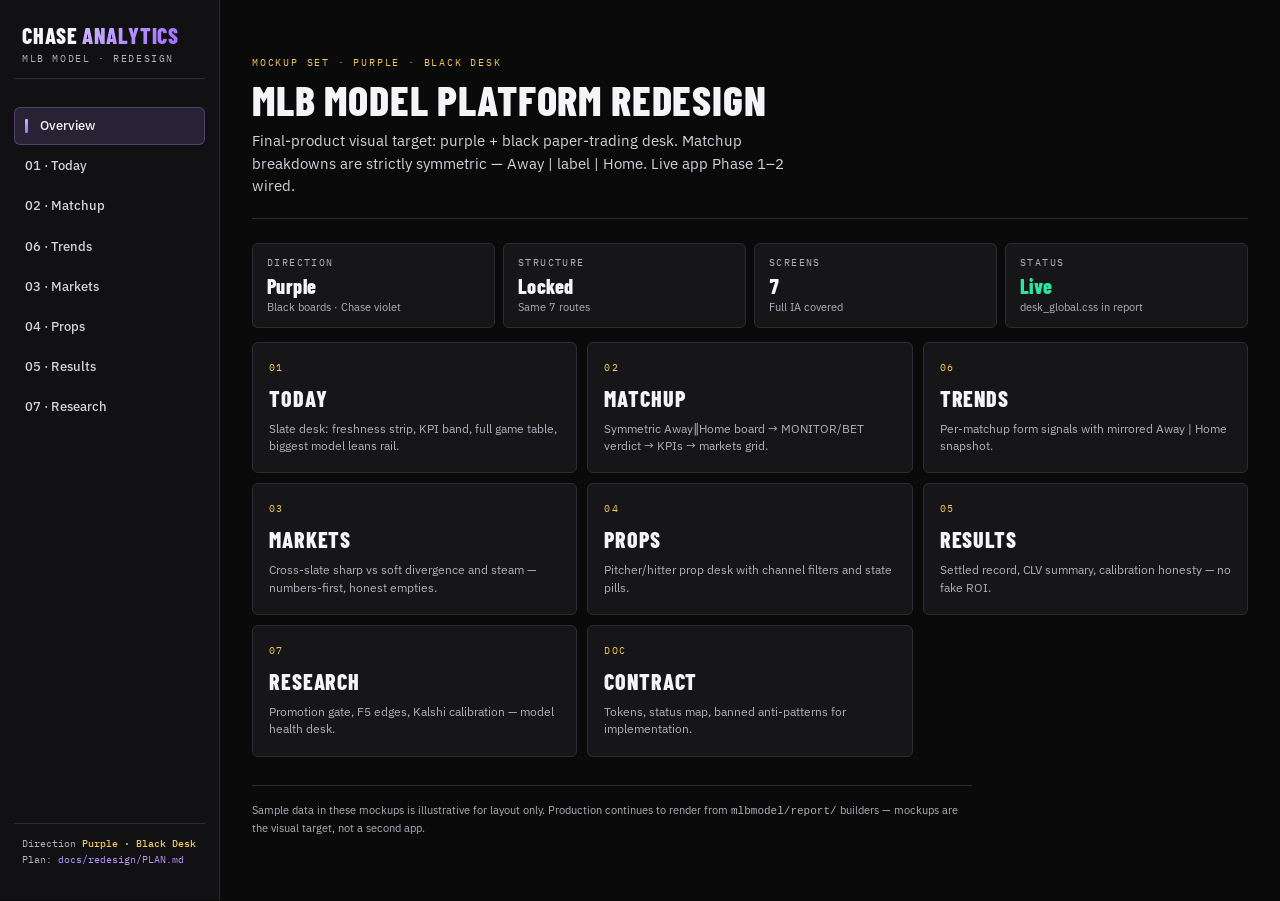
<file: docs/redesign/mockups/index.html>
<!DOCTYPE html>
<html lang="en">
<head>
  <meta charset="utf-8">
  <meta name="viewport" content="width=device-width, initial-scale=1">
  <title>MLB Model Redesign — Mockups</title>
  <link rel="stylesheet" href="desk.css">
</head>
<body>
  <div class="app">
    <aside class="sidebar">
      <div class="brand">
        <div class="brand__mark">Chase <span>Analytics</span></div>
        <div class="brand__sub">MLB Model · Redesign</div>
      </div>
      <nav class="nav">
        <a class="on" href="index.html">Overview</a>
        <a href="01_today.html">01 · Today</a>
        <a href="02_matchup.html">02 · Matchup</a>
        <a href="06_trends.html">06 · Trends</a>
        <a href="03_markets.html">03 · Markets</a>
        <a href="04_props.html">04 · Props</a>
        <a href="05_results.html">05 · Results</a>
        <a href="07_research.html">07 · Research</a>
      </nav>
      <div class="nav__meta">
        Direction <b>Purple · Black Desk</b><br>
        Plan: <a href="../PLAN.md">docs/redesign/PLAN.md</a>
      </div>
    </aside>
    <main class="main">
      <div class="hub-hero">
        <div class="pagehead__eyebrow">Mockup set · Purple · Black Desk</div>
        <h1>MLB Model platform redesign</h1>
        <p>Final-product visual target: purple + black paper-trading desk. Matchup breakdowns are strictly symmetric — Away | label | Home. Live app Phase 1–2 wired.</p>
      </div>

      <div class="kpis mb">
        <div class="kpi"><div class="k">Direction</div><div class="v sm">Purple</div><div class="s">Black boards · Chase violet</div></div>
        <div class="kpi"><div class="k">Structure</div><div class="v sm">Locked</div><div class="s">Same 7 routes</div></div>
        <div class="kpi"><div class="k">Screens</div><div class="v sm">7</div><div class="s">Full IA covered</div></div>
        <div class="kpi"><div class="k">Status</div><div class="v sm pos">Live</div><div class="s">desk_global.css in report</div></div>
      </div>

      <div class="hub-grid">
        <a class="hub-card" href="01_today.html">
          <div class="n">01</div>
          <h2>Today</h2>
          <p>Slate desk: freshness strip, KPI band, full game table, biggest model leans rail.</p>
        </a>
        <a class="hub-card" href="02_matchup.html">
          <div class="n">02</div>
          <h2>Matchup</h2>
          <p>Symmetric Away‖Home board → MONITOR/BET verdict → KPIs → markets grid.</p>
        </a>
        <a class="hub-card" href="06_trends.html">
          <div class="n">06</div>
          <h2>Trends</h2>
          <p>Per-matchup form signals with mirrored Away | Home snapshot.</p>
        </a>
        <a class="hub-card" href="03_markets.html">
          <div class="n">03</div>
          <h2>Markets</h2>
          <p>Cross-slate sharp vs soft divergence and steam — numbers-first, honest empties.</p>
        </a>
        <a class="hub-card" href="04_props.html">
          <div class="n">04</div>
          <h2>Props</h2>
          <p>Pitcher/hitter prop desk with channel filters and state pills.</p>
        </a>
        <a class="hub-card" href="05_results.html">
          <div class="n">05</div>
          <h2>Results</h2>
          <p>Settled record, CLV summary, calibration honesty — no fake ROI.</p>
        </a>
        <a class="hub-card" href="07_research.html">
          <div class="n">07</div>
          <h2>Research</h2>
          <p>Promotion gate, F5 edges, Kalshi calibration — model health desk.</p>
        </a>
        <a class="hub-card" href="../DESIGN-CONTRACT.md">
          <div class="n">DOC</div>
          <h2>Contract</h2>
          <p>Tokens, status map, banned anti-patterns for implementation.</p>
        </a>
      </div>

      <div class="footer-note">
        Sample data in these mockups is illustrative for layout only. Production continues to render from
        <code>mlbmodel/report/</code> builders — mockups are the visual target, not a second app.
      </div>
    </main>
  </div>
</body>
</html>
</file>
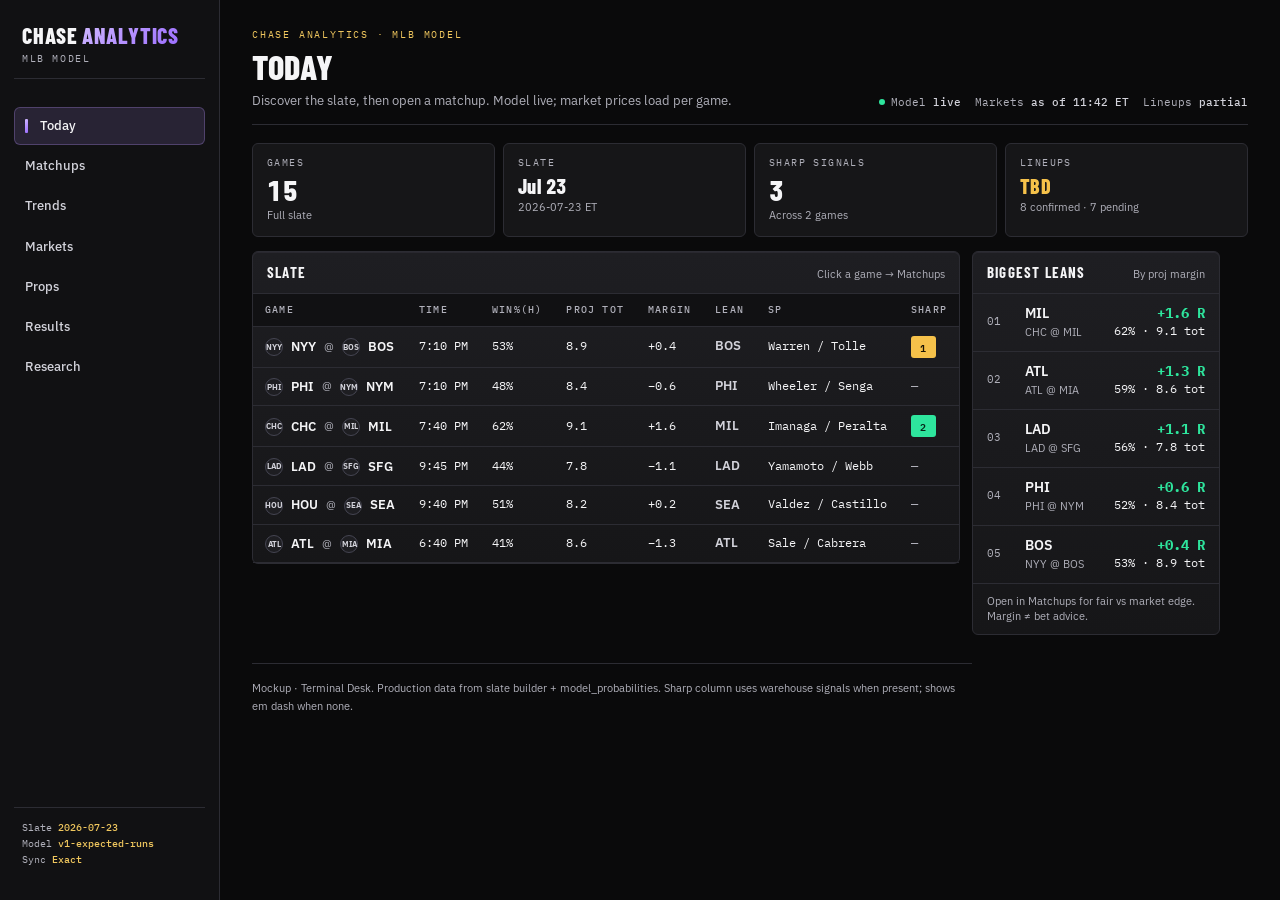
<file: docs/redesign/mockups/01_today.html>
<!DOCTYPE html>
<html lang="en">
<head>
  <meta charset="utf-8">
  <meta name="viewport" content="width=device-width, initial-scale=1">
  <title>Today — MLB Model Desk</title>
  <link rel="stylesheet" href="desk.css">
</head>
<body>
  <div class="app">
    <aside class="sidebar">
      <div class="brand">
        <div class="brand__mark">Chase <span>Analytics</span></div>
        <div class="brand__sub">MLB Model</div>
      </div>
      <nav class="nav">
        <a class="on" href="01_today.html">Today</a>
        <a href="02_matchup.html">Matchups</a>
        <a href="06_trends.html">Trends</a>
        <a href="03_markets.html">Markets</a>
        <a href="04_props.html">Props</a>
        <a href="05_results.html">Results</a>
        <a href="07_research.html">Research</a>
      </nav>
      <div class="nav__meta">
        Slate <b>2026-07-23</b><br>
        Model <b>v1-expected-runs</b><br>
        Sync <b>Exact</b>
      </div>
    </aside>
    <main class="main">
      <header class="pagehead">
        <div>
          <div class="pagehead__eyebrow">Chase Analytics · MLB Model</div>
          <h1>Today</h1>
          <p class="pagehead__sub">Discover the slate, then open a matchup. Model live; market prices load per game.</p>
        </div>
        <div class="fresh">
          <div><span class="dot"></span>Model <b>live</b></div>
          <div>Markets <b>as of 11:42 ET</b></div>
          <div>Lineups <b>partial</b></div>
        </div>
      </header>

      <div class="kpis">
        <div class="kpi"><div class="k">Games</div><div class="v">15</div><div class="s">Full slate</div></div>
        <div class="kpi"><div class="k">Slate</div><div class="v sm">Jul 23</div><div class="s">2026-07-23 ET</div></div>
        <div class="kpi"><div class="k">Sharp signals</div><div class="v">3</div><div class="s">Across 2 games</div></div>
        <div class="kpi"><div class="k">Lineups</div><div class="v sm warn">TBD</div><div class="s">8 confirmed · 7 pending</div></div>
      </div>

      <div class="cols">
        <section class="panel">
          <div class="panel__head">
            <h2 class="panel__title">Slate</h2>
            <span class="panel__note">Click a game → Matchups</span>
          </div>
          <div class="table-wrap">
            <table class="desk">
              <thead>
                <tr>
                  <th>Game</th><th>Time</th><th>Win%(H)</th><th>Proj Tot</th><th>Margin</th><th>Lean</th><th>SP</th><th>Sharp</th>
                </tr>
              </thead>
              <tbody>
                <tr class="clickable" onclick="location.href='02_matchup.html'">
                  <td><span class="game"><span class="logo">NYY</span> NYY <span class="vs">@</span> <span class="logo">BOS</span> BOS</span></td>
                  <td class="mono">7:10 PM</td>
                  <td class="mono">53%</td>
                  <td class="mono">8.9</td>
                  <td class="mono pos">+0.4</td>
                  <td class="side">BOS</td>
                  <td class="mono">Warren / Tolle</td>
                  <td><span class="pill monitor">1</span></td>
                </tr>
                <tr class="clickable">
                  <td><span class="game"><span class="logo">PHI</span> PHI <span class="vs">@</span> <span class="logo">NYM</span> NYM</span></td>
                  <td class="mono">7:10 PM</td>
                  <td class="mono">48%</td>
                  <td class="mono">8.4</td>
                  <td class="mono neg">−0.6</td>
                  <td class="side">PHI</td>
                  <td class="mono">Wheeler / Senga</td>
                  <td class="mono" style="color:var(--mut)">—</td>
                </tr>
                <tr class="clickable">
                  <td><span class="game"><span class="logo">CHC</span> CHC <span class="vs">@</span> <span class="logo">MIL</span> MIL</span></td>
                  <td class="mono">7:40 PM</td>
                  <td class="mono">62%</td>
                  <td class="mono">9.1</td>
                  <td class="mono pos">+1.6</td>
                  <td class="side">MIL</td>
                  <td class="mono">Imanaga / Peralta</td>
                  <td><span class="pill bet">2</span></td>
                </tr>
                <tr class="clickable">
                  <td><span class="game"><span class="logo">LAD</span> LAD <span class="vs">@</span> <span class="logo">SFG</span> SFG</span></td>
                  <td class="mono">9:45 PM</td>
                  <td class="mono">44%</td>
                  <td class="mono">7.8</td>
                  <td class="mono neg">−1.1</td>
                  <td class="side">LAD</td>
                  <td class="mono">Yamamoto / Webb</td>
                  <td class="mono" style="color:var(--mut)">—</td>
                </tr>
                <tr class="clickable">
                  <td><span class="game"><span class="logo">HOU</span> HOU <span class="vs">@</span> <span class="logo">SEA</span> SEA</span></td>
                  <td class="mono">9:40 PM</td>
                  <td class="mono">51%</td>
                  <td class="mono">8.2</td>
                  <td class="mono pos">+0.2</td>
                  <td class="side">SEA</td>
                  <td class="mono">Valdez / Castillo</td>
                  <td class="mono" style="color:var(--mut)">—</td>
                </tr>
                <tr class="clickable">
                  <td><span class="game"><span class="logo">ATL</span> ATL <span class="vs">@</span> <span class="logo">MIA</span> MIA</span></td>
                  <td class="mono">6:40 PM</td>
                  <td class="mono">41%</td>
                  <td class="mono">8.6</td>
                  <td class="mono neg">−1.3</td>
                  <td class="side">ATL</td>
                  <td class="mono">Sale / Cabrera</td>
                  <td class="mono" style="color:var(--mut)">—</td>
                </tr>
              </tbody>
            </table>
          </div>
        </section>

        <section class="panel">
          <div class="panel__head">
            <h2 class="panel__title">Biggest leans</h2>
            <span class="panel__note">By proj margin</span>
          </div>
          <ul class="lean-list">
            <li>
              <span class="rank">01</span>
              <div><div class="name">MIL</div><div class="sub">CHC @ MIL</div></div>
              <div class="stat"><b>+1.6 R</b>62% · 9.1 tot</div>
            </li>
            <li>
              <span class="rank">02</span>
              <div><div class="name">ATL</div><div class="sub">ATL @ MIA</div></div>
              <div class="stat"><b>+1.3 R</b>59% · 8.6 tot</div>
            </li>
            <li>
              <span class="rank">03</span>
              <div><div class="name">LAD</div><div class="sub">LAD @ SFG</div></div>
              <div class="stat"><b>+1.1 R</b>56% · 7.8 tot</div>
            </li>
            <li>
              <span class="rank">04</span>
              <div><div class="name">PHI</div><div class="sub">PHI @ NYM</div></div>
              <div class="stat"><b>+0.6 R</b>52% · 8.4 tot</div>
            </li>
            <li>
              <span class="rank">05</span>
              <div><div class="name">BOS</div><div class="sub">NYY @ BOS</div></div>
              <div class="stat"><b>+0.4 R</b>53% · 8.9 tot</div>
            </li>
          </ul>
          <div class="panel__head" style="border-top:1px solid var(--line);border-bottom:0">
            <span class="panel__note">Open in Matchups for fair vs market edge. Margin ≠ bet advice.</span>
          </div>
        </section>
      </div>

      <div class="footer-note">
        Mockup · Terminal Desk. Production data from slate builder + model_probabilities. Sharp column uses warehouse signals when present; shows em dash when none.
      </div>
    </main>
  </div>
</body>
</html>
</file>
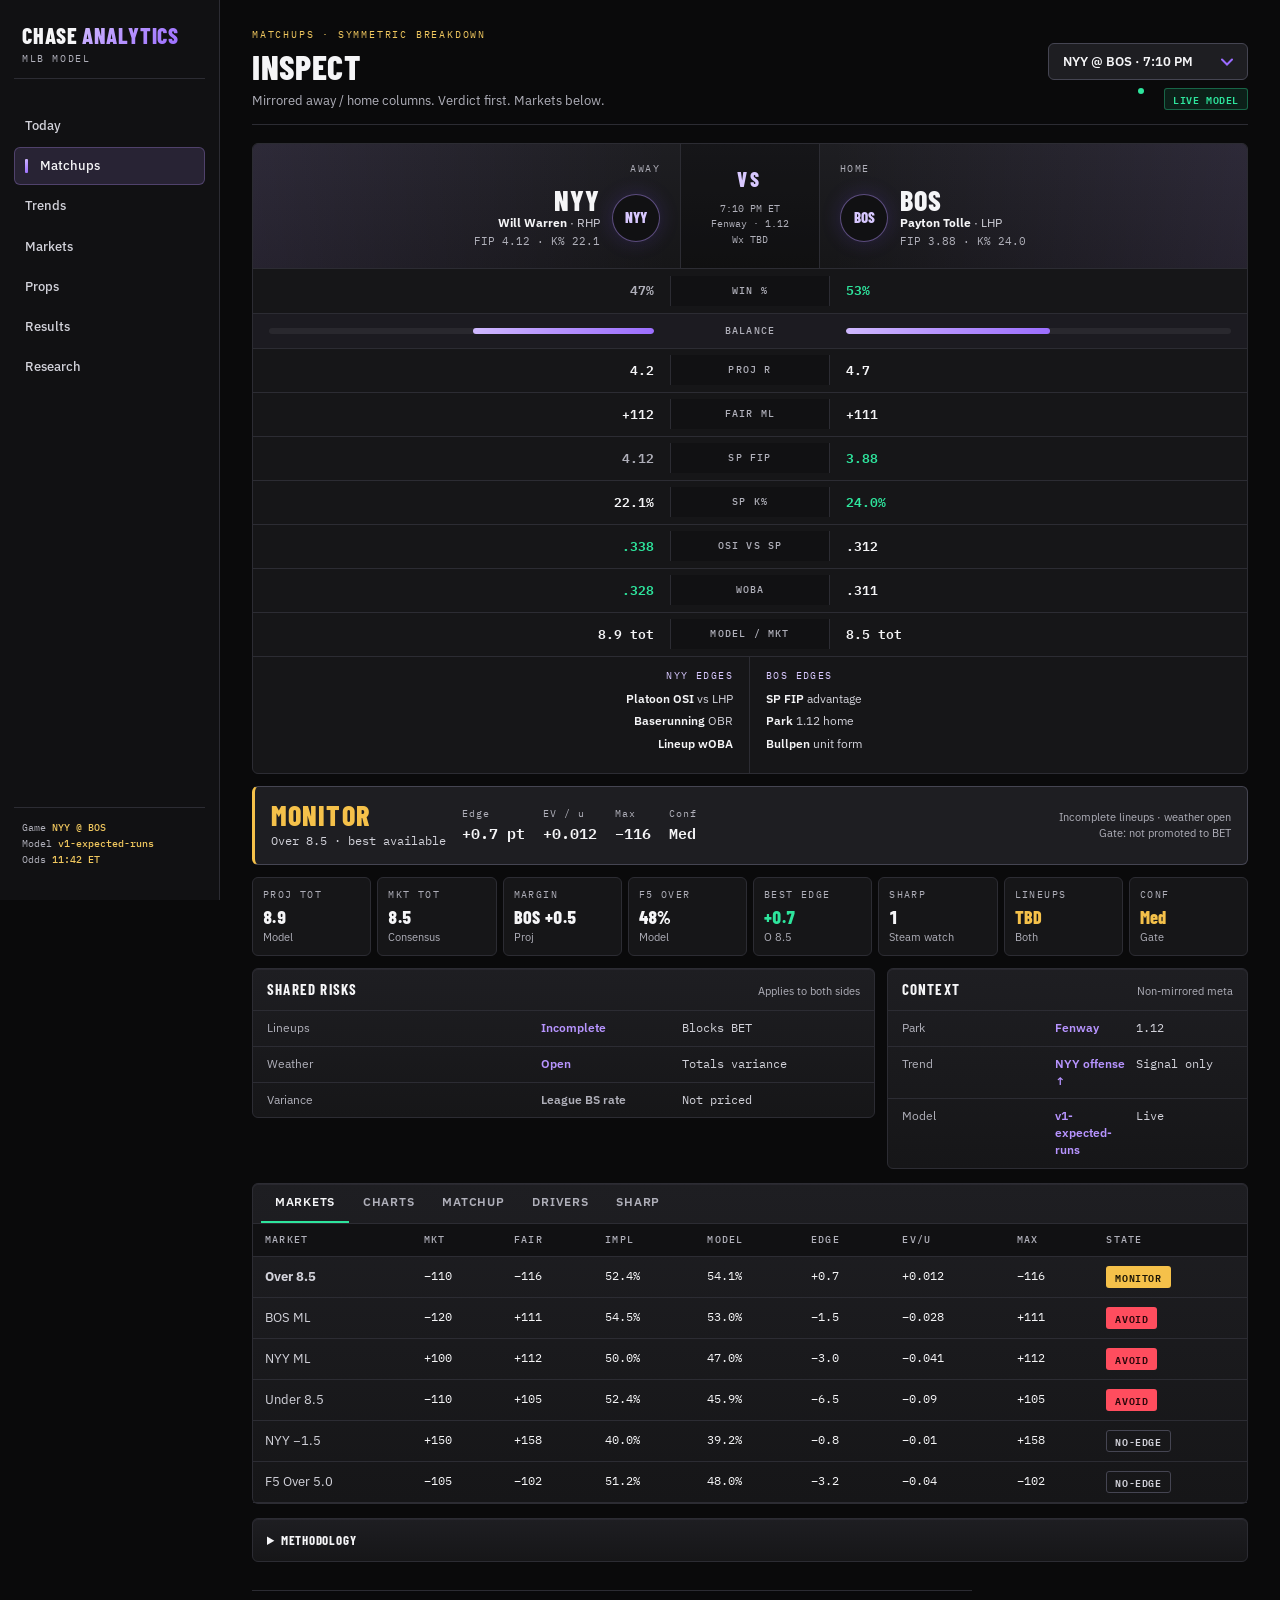
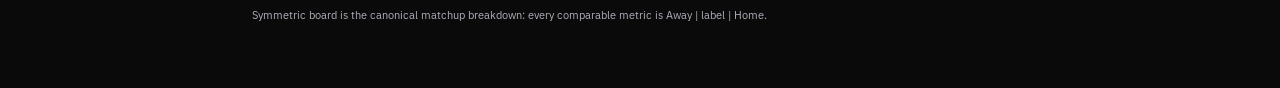
<file: docs/redesign/mockups/02_matchup.html>
<!DOCTYPE html>
<html lang="en">
<head>
  <meta charset="utf-8">
  <meta name="viewport" content="width=device-width, initial-scale=1">
  <title>Matchup — MLB Model Desk</title>
  <link rel="stylesheet" href="desk.css">
</head>
<body>
  <div class="app">
    <aside class="sidebar">
      <div class="brand">
        <div class="brand__mark">Chase <span>Analytics</span></div>
        <div class="brand__sub">MLB Model</div>
      </div>
      <nav class="nav">
        <a href="01_today.html">Today</a>
        <a class="on" href="02_matchup.html">Matchups</a>
        <a href="06_trends.html">Trends</a>
        <a href="03_markets.html">Markets</a>
        <a href="04_props.html">Props</a>
        <a href="05_results.html">Results</a>
        <a href="07_research.html">Research</a>
      </nav>
      <div class="nav__meta">
        Game <b>NYY @ BOS</b><br>
        Model <b>v1-expected-runs</b><br>
        Odds <b>11:42 ET</b>
      </div>
    </aside>
    <main class="main">
      <header class="pagehead">
        <div>
          <div class="pagehead__eyebrow">Matchups · Symmetric breakdown</div>
          <h1>Inspect</h1>
          <p class="pagehead__sub">Mirrored away / home columns. Verdict first. Markets below.</p>
        </div>
        <div style="display:flex;flex-direction:column;gap:8px;align-items:flex-end">
          <select class="select" aria-label="Select game">
            <option>NYY @ BOS · 7:10 PM</option>
            <option>CHC @ MIL · 7:40 PM</option>
            <option>PHI @ NYM · 7:10 PM</option>
          </select>
          <div class="fresh"><span class="dot"></span><span class="pill live">Live model</span></div>
        </div>
      </header>

      <!-- Symmetric matchup board: Away | Axis | Home -->
      <section class="sym-board" aria-label="Matchup breakdown">
        <div class="sym-hero">
          <div class="sym-side away">
            <div class="sym-side__tag">Away</div>
            <div class="sym-side__row">
              <div class="sym-side__logo">NYY</div>
              <div>
                <div class="sym-side__name">NYY</div>
                <div class="sym-side__sp"><b>Will Warren</b> · RHP<br><span class="mono">FIP 4.12 · K% 22.1</span></div>
              </div>
            </div>
          </div>
          <div class="sym-axis">
            <div class="sym-axis__vs">VS</div>
            <div class="sym-axis__meta">
              7:10 PM ET<br>
              Fenway · 1.12<br>
              Wx TBD
            </div>
          </div>
          <div class="sym-side home">
            <div class="sym-side__tag">Home</div>
            <div class="sym-side__row">
              <div class="sym-side__logo">BOS</div>
              <div>
                <div class="sym-side__name">BOS</div>
                <div class="sym-side__sp"><b>Payton Tolle</b> · LHP<br><span class="mono">FIP 3.88 · K% 24.0</span></div>
              </div>
            </div>
          </div>
        </div>

        <div class="sym-rows">
          <div class="sym-row">
            <div class="sym-cell away lose">47%</div>
            <div class="sym-label">Win %</div>
            <div class="sym-cell home win">53%</div>
          </div>
          <div class="sym-bar" aria-hidden="true">
            <div class="sym-bar__track away"><div class="fill" style="width:47%"></div></div>
            <div class="sym-label" style="border:0;background:transparent;padding:0">Balance</div>
            <div class="sym-bar__track home"><div class="fill" style="width:53%"></div></div>
          </div>
          <div class="sym-row">
            <div class="sym-cell away">4.2</div>
            <div class="sym-label">Proj R</div>
            <div class="sym-cell home">4.7</div>
          </div>
          <div class="sym-row">
            <div class="sym-cell away">+112</div>
            <div class="sym-label">Fair ML</div>
            <div class="sym-cell home">+111</div>
          </div>
          <div class="sym-row">
            <div class="sym-cell away lose">4.12</div>
            <div class="sym-label">SP FIP</div>
            <div class="sym-cell home win">3.88</div>
          </div>
          <div class="sym-row">
            <div class="sym-cell away">22.1%</div>
            <div class="sym-label">SP K%</div>
            <div class="sym-cell home win">24.0%</div>
          </div>
          <div class="sym-row">
            <div class="sym-cell away win">.338</div>
            <div class="sym-label">OSI vs SP</div>
            <div class="sym-cell home">.312</div>
          </div>
          <div class="sym-row">
            <div class="sym-cell away win">.328</div>
            <div class="sym-label">wOBA</div>
            <div class="sym-cell home">.311</div>
          </div>
          <div class="sym-row">
            <div class="sym-cell away">8.9 tot</div>
            <div class="sym-label">Model / Mkt</div>
            <div class="sym-cell home">8.5 tot</div>
          </div>
        </div>

        <div class="sym-factors">
          <div>
            <div class="sym-factors__title">NYY edges</div>
            <ul>
              <li><b>Platoon OSI</b> vs LHP</li>
              <li><b>Baserunning</b> OBR</li>
              <li><b>Lineup wOBA</b></li>
            </ul>
          </div>
          <div>
            <div class="sym-factors__title">BOS edges</div>
            <ul>
              <li><b>SP FIP</b> advantage</li>
              <li><b>Park</b> 1.12 home</li>
              <li><b>Bullpen</b> unit form</li>
            </ul>
          </div>
        </div>
      </section>

      <div class="verdict monitor">
        <div class="verdict__state">
          <div class="verdict__label">MONITOR</div>
          <div class="verdict__mkt">Over 8.5 · best available</div>
        </div>
        <div class="verdict__stats">
          <div><div class="k">Edge</div><div class="v pos">+0.7 pt</div></div>
          <div><div class="k">EV / u</div><div class="v pos">+0.012</div></div>
          <div><div class="k">Max</div><div class="v">−116</div></div>
          <div><div class="k">Conf</div><div class="v warn">Med</div></div>
        </div>
        <div class="verdict__meta">
          Incomplete lineups · weather open<br>
          Gate: not promoted to BET
        </div>
      </div>

      <div class="kpi-row">
        <div class="kpi"><div class="k">Proj tot</div><div class="v">8.9</div><div class="s">Model</div></div>
        <div class="kpi"><div class="k">Mkt tot</div><div class="v">8.5</div><div class="s">Consensus</div></div>
        <div class="kpi"><div class="k">Margin</div><div class="v sm">BOS +0.5</div><div class="s">Proj</div></div>
        <div class="kpi"><div class="k">F5 Over</div><div class="v">48%</div><div class="s">Model</div></div>
        <div class="kpi"><div class="k">Best edge</div><div class="v pos">+0.7</div><div class="s">O 8.5</div></div>
        <div class="kpi"><div class="k">Sharp</div><div class="v sm">1</div><div class="s">Steam watch</div></div>
        <div class="kpi"><div class="k">Lineups</div><div class="v sm warn">TBD</div><div class="s">Both</div></div>
        <div class="kpi"><div class="k">Conf</div><div class="v sm warn">Med</div><div class="s">Gate</div></div>
      </div>

      <div class="cols mb">
        <section class="panel">
          <div class="panel__head">
            <h2 class="panel__title">Shared risks</h2>
            <span class="panel__note">Applies to both sides</span>
          </div>
          <div class="factor-row"><span class="k">Lineups</span><span class="who warn">Incomplete</span><span class="mkt">Blocks BET</span></div>
          <div class="factor-row"><span class="k">Weather</span><span class="who warn">Open</span><span class="mkt">Totals variance</span></div>
          <div class="factor-row"><span class="k">Variance</span><span class="who" style="color:var(--mut)">League BS rate</span><span class="mkt">Not priced</span></div>
        </section>
        <section class="panel">
          <div class="panel__head">
            <h2 class="panel__title">Context</h2>
            <span class="panel__note">Non-mirrored meta</span>
          </div>
          <div class="factor-row"><span class="k">Park</span><span class="who">Fenway</span><span class="mkt">1.12</span></div>
          <div class="factor-row"><span class="k">Trend</span><span class="who">NYY offense ↑</span><span class="mkt">Signal only</span></div>
          <div class="factor-row"><span class="k">Model</span><span class="who">v1-expected-runs</span><span class="mkt">Live</span></div>
        </section>
      </div>

      <section class="panel">
        <div class="tabs" role="tablist">
          <button class="on" type="button">Markets</button>
          <button type="button">Charts</button>
          <button type="button">Matchup</button>
          <button type="button">Drivers</button>
          <button type="button">Sharp</button>
        </div>
        <div class="table-wrap">
          <table class="desk">
            <thead>
              <tr>
                <th>Market</th><th>Mkt</th><th>Fair</th><th>Impl</th><th>Model</th><th>Edge</th><th>EV/u</th><th>Max</th><th>State</th>
              </tr>
            </thead>
            <tbody>
              <tr>
                <td><b>Over 8.5</b></td>
                <td class="mono">−110</td>
                <td class="mono">−116</td>
                <td class="mono">52.4%</td>
                <td class="mono">54.1%</td>
                <td class="mono pos">+0.7</td>
                <td class="mono pos">+0.012</td>
                <td class="mono">−116</td>
                <td><span class="pill monitor">Monitor</span></td>
              </tr>
              <tr>
                <td>BOS ML</td>
                <td class="mono">−120</td>
                <td class="mono">+111</td>
                <td class="mono">54.5%</td>
                <td class="mono">53.0%</td>
                <td class="mono neg">−1.5</td>
                <td class="mono neg">−0.028</td>
                <td class="mono">+111</td>
                <td><span class="pill avoid">Avoid</span></td>
              </tr>
              <tr>
                <td>NYY ML</td>
                <td class="mono">+100</td>
                <td class="mono">+112</td>
                <td class="mono">50.0%</td>
                <td class="mono">47.0%</td>
                <td class="mono neg">−3.0</td>
                <td class="mono neg">−0.041</td>
                <td class="mono">+112</td>
                <td><span class="pill avoid">Avoid</span></td>
              </tr>
              <tr>
                <td>Under 8.5</td>
                <td class="mono">−110</td>
                <td class="mono">+105</td>
                <td class="mono">52.4%</td>
                <td class="mono">45.9%</td>
                <td class="mono neg">−6.5</td>
                <td class="mono neg">−0.09</td>
                <td class="mono">+105</td>
                <td><span class="pill avoid">Avoid</span></td>
              </tr>
              <tr>
                <td>NYY −1.5</td>
                <td class="mono">+150</td>
                <td class="mono">+158</td>
                <td class="mono">40.0%</td>
                <td class="mono">39.2%</td>
                <td class="mono">−0.8</td>
                <td class="mono">−0.01</td>
                <td class="mono">+158</td>
                <td><span class="pill none">No-edge</span></td>
              </tr>
              <tr>
                <td>F5 Over 5.0</td>
                <td class="mono">−105</td>
                <td class="mono">−102</td>
                <td class="mono">51.2%</td>
                <td class="mono">48.0%</td>
                <td class="mono neg">−3.2</td>
                <td class="mono neg">−0.04</td>
                <td class="mono">−102</td>
                <td><span class="pill none">No-edge</span></td>
              </tr>
            </tbody>
          </table>
        </div>
      </section>

      <details class="panel mt" style="padding:12px 14px">
        <summary style="cursor:pointer;font-family:var(--font-display);font-weight:700;letter-spacing:.06em;text-transform:uppercase;font-size:13px">Methodology</summary>
        <p style="margin:10px 0 0;font-size:12px;color:var(--mut);line-height:1.55;max-width:640px">
          Expected-runs prior from offense × pitching × park, regressed to league mean. Fair odds de-vigged.
          Uncalibrated heuristic — MONITOR when inputs incomplete. No profit guarantee.
        </p>
      </details>

      <div class="footer-note">Symmetric board is the canonical matchup breakdown: every comparable metric is Away | label | Home.</div>
    </main>
  </div>
</body>
</html>
</file>
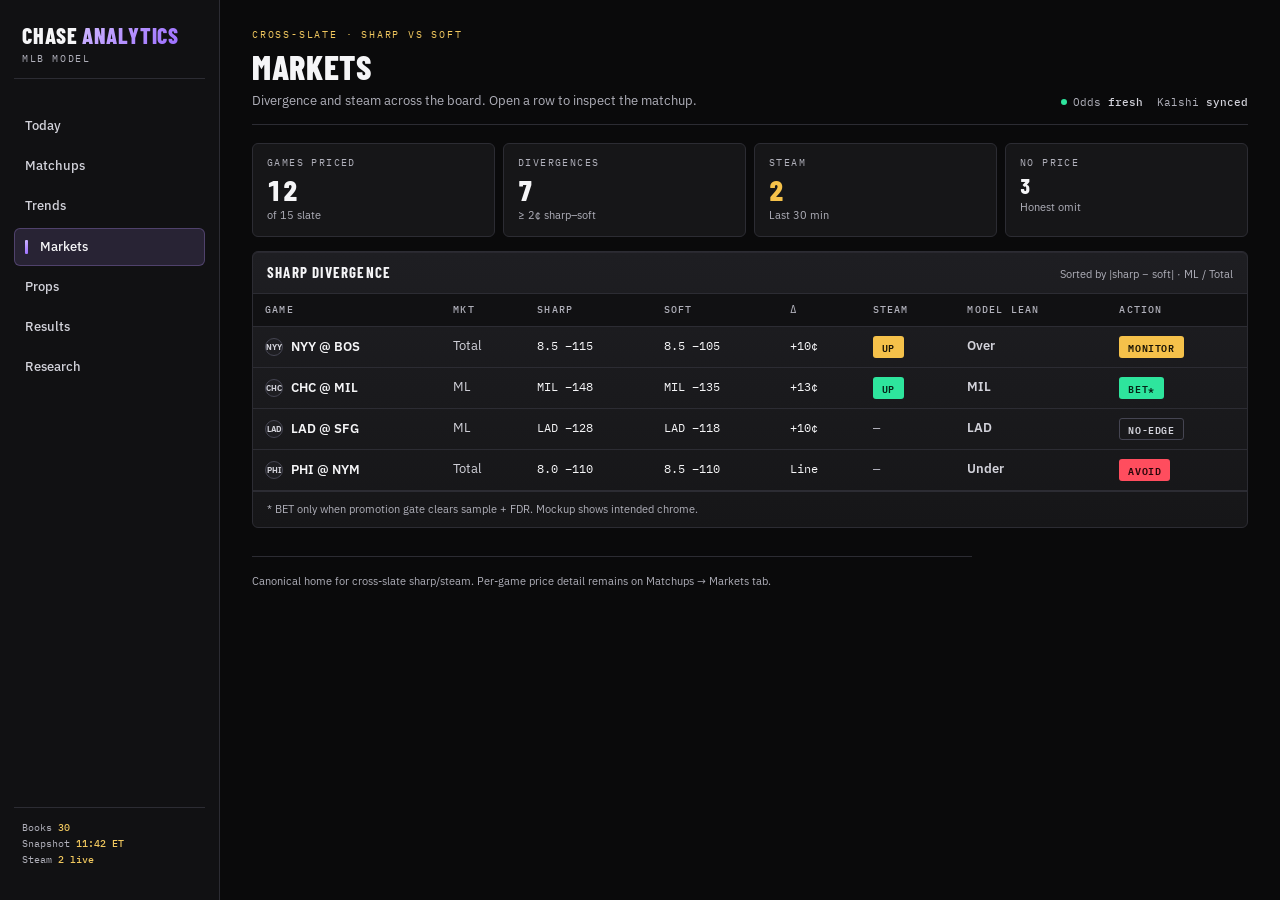
<file: docs/redesign/mockups/03_markets.html>
<!DOCTYPE html>
<html lang="en">
<head>
  <meta charset="utf-8">
  <meta name="viewport" content="width=device-width, initial-scale=1">
  <title>Markets — MLB Model Desk</title>
  <link rel="stylesheet" href="desk.css">
</head>
<body>
  <div class="app">
    <aside class="sidebar">
      <div class="brand">
        <div class="brand__mark">Chase <span>Analytics</span></div>
        <div class="brand__sub">MLB Model</div>
      </div>
      <nav class="nav">
        <a href="01_today.html">Today</a>
        <a href="02_matchup.html">Matchups</a>
        <a href="06_trends.html">Trends</a>
        <a class="on" href="03_markets.html">Markets</a>
        <a href="04_props.html">Props</a>
        <a href="05_results.html">Results</a>
        <a href="07_research.html">Research</a>
      </nav>
      <div class="nav__meta">
        Books <b>30</b><br>
        Snapshot <b>11:42 ET</b><br>
        Steam <b>2 live</b>
      </div>
    </aside>
    <main class="main">
      <header class="pagehead">
        <div>
          <div class="pagehead__eyebrow">Cross-slate · Sharp vs soft</div>
          <h1>Markets</h1>
          <p class="pagehead__sub">Divergence and steam across the board. Open a row to inspect the matchup.</p>
        </div>
        <div class="fresh">
          <div><span class="dot"></span>Odds <b>fresh</b></div>
          <div>Kalshi <b>synced</b></div>
        </div>
      </header>

      <div class="kpis">
        <div class="kpi"><div class="k">Games priced</div><div class="v">12</div><div class="s">of 15 slate</div></div>
        <div class="kpi"><div class="k">Divergences</div><div class="v">7</div><div class="s">≥ 2¢ sharp–soft</div></div>
        <div class="kpi"><div class="k">Steam</div><div class="v warn">2</div><div class="s">Last 30 min</div></div>
        <div class="kpi"><div class="k">No price</div><div class="v sm">3</div><div class="s">Honest omit</div></div>
      </div>

      <section class="panel">
        <div class="panel__head">
          <h2 class="panel__title">Sharp divergence</h2>
          <span class="panel__note">Sorted by |sharp − soft| · ML / Total</span>
        </div>
        <div class="table-wrap">
          <table class="desk">
            <thead>
              <tr>
                <th>Game</th><th>Mkt</th><th>Sharp</th><th>Soft</th><th>Δ</th><th>Steam</th><th>Model lean</th><th>Action</th>
              </tr>
            </thead>
            <tbody>
              <tr class="clickable" onclick="location.href='02_matchup.html'">
                <td><span class="game"><span class="logo">NYY</span> NYY @ BOS</span></td>
                <td>Total</td>
                <td class="mono">8.5 −115</td>
                <td class="mono">8.5 −105</td>
                <td class="mono pos">+10¢</td>
                <td><span class="pill monitor">Up</span></td>
                <td class="side">Over</td>
                <td><span class="pill monitor">Monitor</span></td>
              </tr>
              <tr class="clickable">
                <td><span class="game"><span class="logo">CHC</span> CHC @ MIL</span></td>
                <td>ML</td>
                <td class="mono">MIL −148</td>
                <td class="mono">MIL −135</td>
                <td class="mono pos">+13¢</td>
                <td><span class="pill bet">Up</span></td>
                <td class="side">MIL</td>
                <td><span class="pill bet">Bet*</span></td>
              </tr>
              <tr class="clickable">
                <td><span class="game"><span class="logo">LAD</span> LAD @ SFG</span></td>
                <td>ML</td>
                <td class="mono">LAD −128</td>
                <td class="mono">LAD −118</td>
                <td class="mono">+10¢</td>
                <td class="mono" style="color:var(--mut)">—</td>
                <td class="side">LAD</td>
                <td><span class="pill none">No-edge</span></td>
              </tr>
              <tr class="clickable">
                <td><span class="game"><span class="logo">PHI</span> PHI @ NYM</span></td>
                <td>Total</td>
                <td class="mono">8.0 −110</td>
                <td class="mono">8.5 −110</td>
                <td class="mono warn">Line</td>
                <td class="mono" style="color:var(--mut)">—</td>
                <td class="side">Under</td>
                <td><span class="pill avoid">Avoid</span></td>
              </tr>
            </tbody>
          </table>
        </div>
        <div class="panel__head" style="border-top:1px solid var(--line);border-bottom:0">
          <span class="panel__note">* BET only when promotion gate clears sample + FDR. Mockup shows intended chrome.</span>
        </div>
      </section>

      <div class="footer-note">Canonical home for cross-slate sharp/steam. Per-game price detail remains on Matchups → Markets tab.</div>
    </main>
  </div>
</body>
</html>
</file>
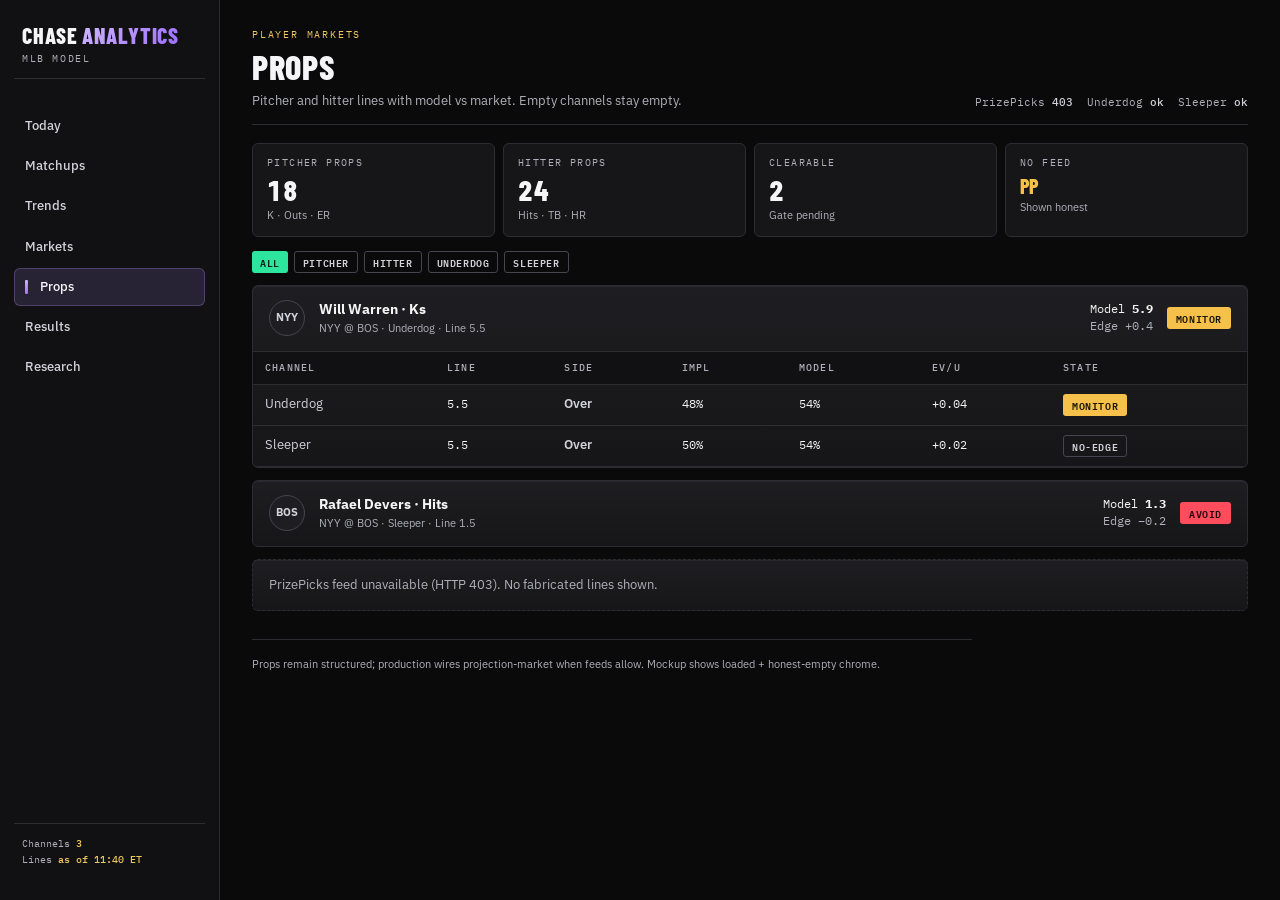
<file: docs/redesign/mockups/04_props.html>
<!DOCTYPE html>
<html lang="en">
<head>
  <meta charset="utf-8">
  <meta name="viewport" content="width=device-width, initial-scale=1">
  <title>Props — MLB Model Desk</title>
  <link rel="stylesheet" href="desk.css">
</head>
<body>
  <div class="app">
    <aside class="sidebar">
      <div class="brand">
        <div class="brand__mark">Chase <span>Analytics</span></div>
        <div class="brand__sub">MLB Model</div>
      </div>
      <nav class="nav">
        <a href="01_today.html">Today</a>
        <a href="02_matchup.html">Matchups</a>
        <a href="06_trends.html">Trends</a>
        <a href="03_markets.html">Markets</a>
        <a class="on" href="04_props.html">Props</a>
        <a href="05_results.html">Results</a>
        <a href="07_research.html">Research</a>
      </nav>
      <div class="nav__meta">
        Channels <b>3</b><br>
        Lines <b>as of 11:40 ET</b>
      </div>
    </aside>
    <main class="main">
      <header class="pagehead">
        <div>
          <div class="pagehead__eyebrow">Player markets</div>
          <h1>Props</h1>
          <p class="pagehead__sub">Pitcher and hitter lines with model vs market. Empty channels stay empty.</p>
        </div>
        <div class="fresh">
          <div>PrizePicks <b class="warn">403</b></div>
          <div>Underdog <b>ok</b></div>
          <div>Sleeper <b>ok</b></div>
        </div>
      </header>

      <div class="kpis">
        <div class="kpi"><div class="k">Pitcher props</div><div class="v">18</div><div class="s">K · Outs · ER</div></div>
        <div class="kpi"><div class="k">Hitter props</div><div class="v">24</div><div class="s">Hits · TB · HR</div></div>
        <div class="kpi"><div class="k">Clearable</div><div class="v">2</div><div class="s">Gate pending</div></div>
        <div class="kpi"><div class="k">No feed</div><div class="v sm warn">PP</div><div class="s">Shown honest</div></div>
      </div>

      <div style="display:flex;gap:6px;margin-bottom:12px;flex-wrap:wrap">
        <button class="pill bet" type="button" style="border:0;cursor:default">All</button>
        <button class="pill none" type="button">Pitcher</button>
        <button class="pill none" type="button">Hitter</button>
        <button class="pill none" type="button">Underdog</button>
        <button class="pill none" type="button">Sleeper</button>
      </div>

      <div class="stack">
        <article class="panel" style="padding:0;overflow:hidden">
          <button type="button" style="width:100%;display:flex;align-items:center;gap:14px;padding:14px 16px;background:transparent;border:0;color:inherit;text-align:left">
            <span class="logo" style="width:36px;height:36px;font-size:11px">NYY</span>
            <div style="flex:1">
              <div style="font-weight:700">Will Warren · Ks</div>
              <div style="font-size:11px;color:var(--mut);margin-top:2px">NYY @ BOS · Underdog · Line 5.5</div>
            </div>
            <div style="text-align:right;font-family:var(--font-mono);font-size:12px">
              <div>Model <b style="color:var(--ink)">5.9</b></div>
              <div style="color:var(--mut)">Edge +0.4</div>
            </div>
            <span class="pill monitor">Monitor</span>
          </button>
          <div class="table-wrap" style="border-top:1px solid var(--line)">
            <table class="desk">
              <thead><tr><th>Channel</th><th>Line</th><th>Side</th><th>Impl</th><th>Model</th><th>EV/u</th><th>State</th></tr></thead>
              <tbody>
                <tr>
                  <td>Underdog</td>
                  <td class="mono">5.5</td>
                  <td class="side">Over</td>
                  <td class="mono">48%</td>
                  <td class="mono">54%</td>
                  <td class="mono pos">+0.04</td>
                  <td><span class="pill monitor">Monitor</span></td>
                </tr>
                <tr>
                  <td>Sleeper</td>
                  <td class="mono">5.5</td>
                  <td class="side">Over</td>
                  <td class="mono">50%</td>
                  <td class="mono">54%</td>
                  <td class="mono pos">+0.02</td>
                  <td><span class="pill none">No-edge</span></td>
                </tr>
              </tbody>
            </table>
          </div>
        </article>

        <article class="panel" style="padding:0;overflow:hidden">
          <button type="button" style="width:100%;display:flex;align-items:center;gap:14px;padding:14px 16px;background:transparent;border:0;color:inherit;text-align:left">
            <span class="logo" style="width:36px;height:36px;font-size:11px">BOS</span>
            <div style="flex:1">
              <div style="font-weight:700">Rafael Devers · Hits</div>
              <div style="font-size:11px;color:var(--mut);margin-top:2px">NYY @ BOS · Sleeper · Line 1.5</div>
            </div>
            <div style="text-align:right;font-family:var(--font-mono);font-size:12px">
              <div>Model <b style="color:var(--ink)">1.3</b></div>
              <div style="color:var(--mut)">Edge −0.2</div>
            </div>
            <span class="pill avoid">Avoid</span>
          </button>
        </article>

        <div class="panel empty" style="padding:16px;border-style:dashed;color:var(--mut);font-size:13px">
          PrizePicks feed unavailable (HTTP 403). No fabricated lines shown.
        </div>
      </div>

      <div class="footer-note">Props remain structured; production wires projection-market when feeds allow. Mockup shows loaded + honest-empty chrome.</div>
    </main>
  </div>
</body>
</html>
</file>
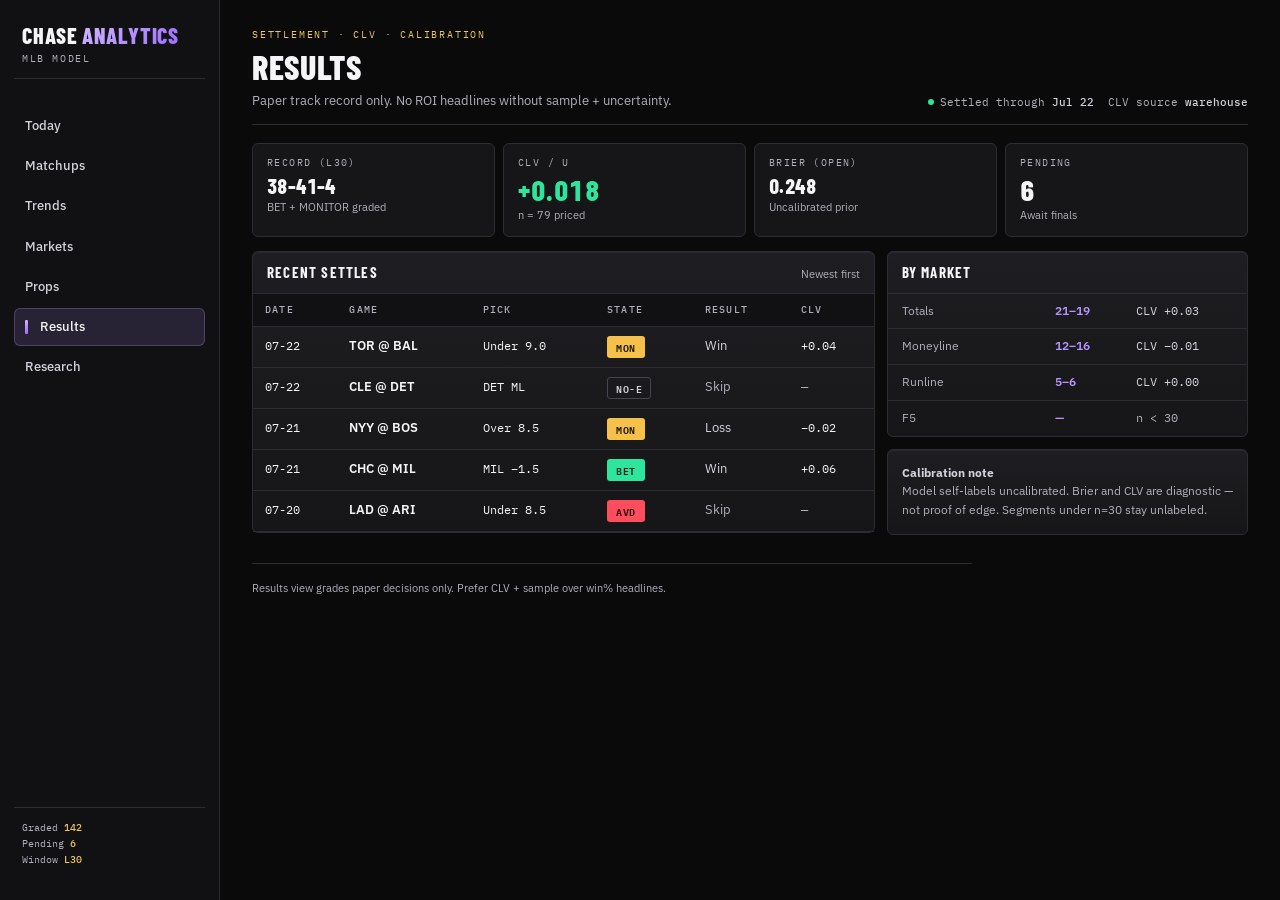
<file: docs/redesign/mockups/05_results.html>
<!DOCTYPE html>
<html lang="en">
<head>
  <meta charset="utf-8">
  <meta name="viewport" content="width=device-width, initial-scale=1">
  <title>Results — MLB Model Desk</title>
  <link rel="stylesheet" href="desk.css">
</head>
<body>
  <div class="app">
    <aside class="sidebar">
      <div class="brand">
        <div class="brand__mark">Chase <span>Analytics</span></div>
        <div class="brand__sub">MLB Model</div>
      </div>
      <nav class="nav">
        <a href="01_today.html">Today</a>
        <a href="02_matchup.html">Matchups</a>
        <a href="06_trends.html">Trends</a>
        <a href="03_markets.html">Markets</a>
        <a href="04_props.html">Props</a>
        <a class="on" href="05_results.html">Results</a>
        <a href="07_research.html">Research</a>
      </nav>
      <div class="nav__meta">
        Graded <b>142</b><br>
        Pending <b>6</b><br>
        Window <b>L30</b>
      </div>
    </aside>
    <main class="main">
      <header class="pagehead">
        <div>
          <div class="pagehead__eyebrow">Settlement · CLV · Calibration</div>
          <h1>Results</h1>
          <p class="pagehead__sub">Paper track record only. No ROI headlines without sample + uncertainty.</p>
        </div>
        <div class="fresh">
          <div><span class="dot"></span>Settled through <b>Jul 22</b></div>
          <div>CLV source <b>warehouse</b></div>
        </div>
      </header>

      <div class="kpis">
        <div class="kpi"><div class="k">Record (L30)</div><div class="v sm">38–41–4</div><div class="s">BET + MONITOR graded</div></div>
        <div class="kpi"><div class="k">CLV / u</div><div class="v pos">+0.018</div><div class="s">n = 79 priced</div></div>
        <div class="kpi"><div class="k">Brier (open)</div><div class="v sm">0.248</div><div class="s">Uncalibrated prior</div></div>
        <div class="kpi"><div class="k">Pending</div><div class="v">6</div><div class="s">Await finals</div></div>
      </div>

      <div class="cols">
        <section class="panel">
          <div class="panel__head">
            <h2 class="panel__title">Recent settles</h2>
            <span class="panel__note">Newest first</span>
          </div>
          <div class="table-wrap">
            <table class="desk">
              <thead>
                <tr>
                  <th>Date</th><th>Game</th><th>Pick</th><th>State</th><th>Result</th><th>CLV</th>
                </tr>
              </thead>
              <tbody>
                <tr>
                  <td class="mono">07-22</td>
                  <td><span class="game">TOR @ BAL</span></td>
                  <td class="mono">Under 9.0</td>
                  <td><span class="pill monitor">Mon</span></td>
                  <td class="pos">Win</td>
                  <td class="mono pos">+0.04</td>
                </tr>
                <tr>
                  <td class="mono">07-22</td>
                  <td><span class="game">CLE @ DET</span></td>
                  <td class="mono">DET ML</td>
                  <td><span class="pill none">No-e</span></td>
                  <td style="color:var(--mut)">Skip</td>
                  <td class="mono" style="color:var(--mut)">—</td>
                </tr>
                <tr>
                  <td class="mono">07-21</td>
                  <td><span class="game">NYY @ BOS</span></td>
                  <td class="mono">Over 8.5</td>
                  <td><span class="pill monitor">Mon</span></td>
                  <td class="neg">Loss</td>
                  <td class="mono neg">−0.02</td>
                </tr>
                <tr>
                  <td class="mono">07-21</td>
                  <td><span class="game">CHC @ MIL</span></td>
                  <td class="mono">MIL −1.5</td>
                  <td><span class="pill bet">Bet</span></td>
                  <td class="pos">Win</td>
                  <td class="mono pos">+0.06</td>
                </tr>
                <tr>
                  <td class="mono">07-20</td>
                  <td><span class="game">LAD @ ARI</span></td>
                  <td class="mono">Under 8.5</td>
                  <td><span class="pill avoid">Avd</span></td>
                  <td style="color:var(--mut)">Skip</td>
                  <td class="mono" style="color:var(--mut)">—</td>
                </tr>
              </tbody>
            </table>
          </div>
        </section>

        <section class="stack">
          <div class="panel">
            <div class="panel__head">
              <h2 class="panel__title">By market</h2>
            </div>
            <div class="factor-row"><span class="k">Totals</span><span class="who">21–19</span><span class="mkt pos">CLV +0.03</span></div>
            <div class="factor-row"><span class="k">Moneyline</span><span class="who">12–16</span><span class="mkt neg">CLV −0.01</span></div>
            <div class="factor-row"><span class="k">Runline</span><span class="who">5–6</span><span class="mkt">CLV +0.00</span></div>
            <div class="factor-row"><span class="k">F5</span><span class="who">—</span><span class="mkt" style="color:var(--mut)">n &lt; 30</span></div>
          </div>
          <div class="panel" style="padding:14px;font-size:12px;color:var(--mut);line-height:1.55">
            <strong style="color:var(--ink-2)">Calibration note</strong><br>
            Model self-labels uncalibrated. Brier and CLV are diagnostic — not proof of edge.
            Segments under n=30 stay unlabeled.
          </div>
        </section>
      </div>

      <div class="footer-note">Results view grades paper decisions only. Prefer CLV + sample over win% headlines.</div>
    </main>
  </div>
</body>
</html>
</file>
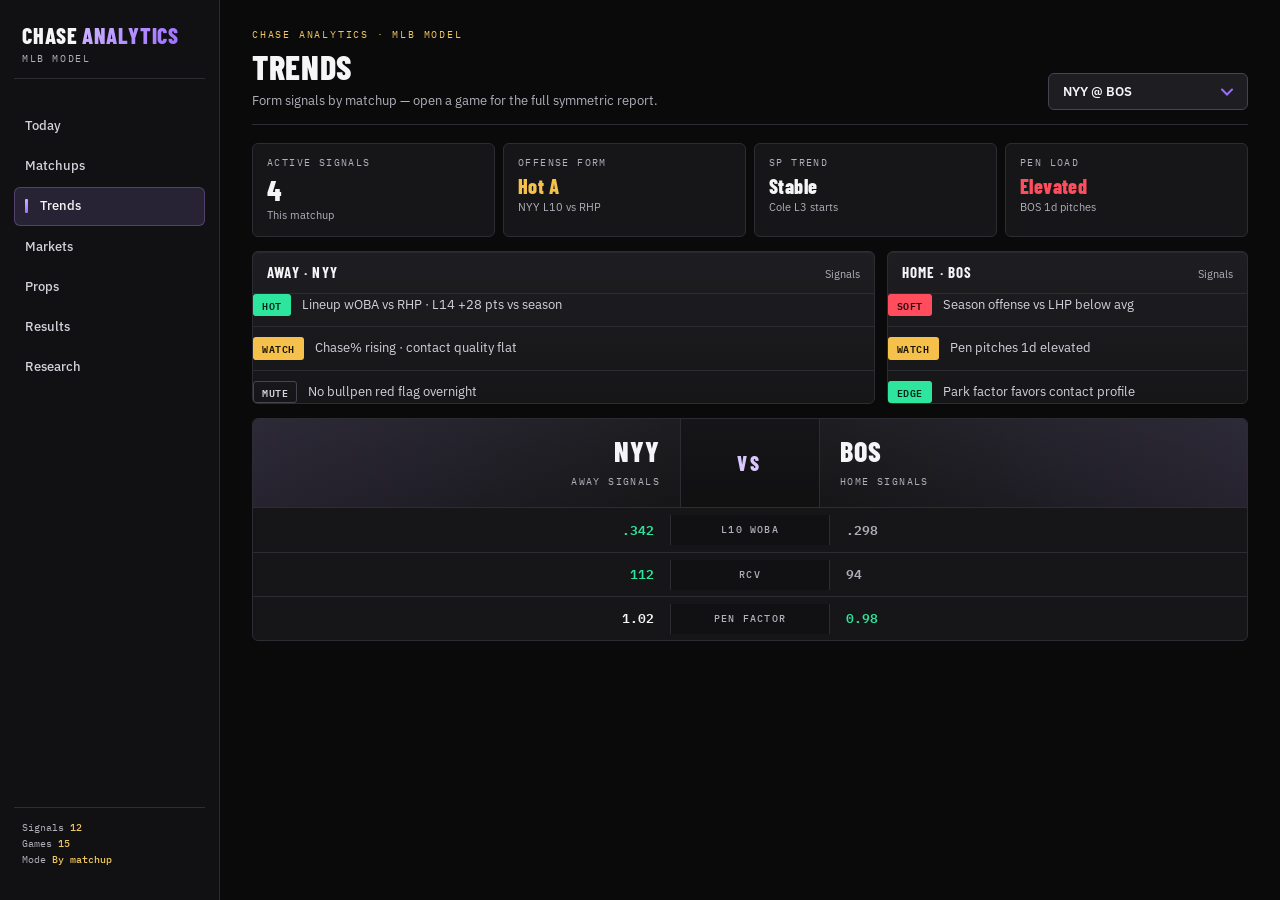
<file: docs/redesign/mockups/06_trends.html>
<!DOCTYPE html>
<html lang="en">
<head>
  <meta charset="utf-8">
  <meta name="viewport" content="width=device-width, initial-scale=1">
  <title>Trends — MLB Model Desk</title>
  <link rel="stylesheet" href="desk.css">
</head>
<body>
  <div class="app">
    <aside class="sidebar">
      <div class="brand">
        <div class="brand__mark">Chase <span>Analytics</span></div>
        <div class="brand__sub">MLB Model</div>
      </div>
      <nav class="nav">
        <a href="01_today.html">Today</a>
        <a href="02_matchup.html">Matchups</a>
        <a class="on" href="06_trends.html">Trends</a>
        <a href="03_markets.html">Markets</a>
        <a href="04_props.html">Props</a>
        <a href="05_results.html">Results</a>
        <a href="07_research.html">Research</a>
      </nav>
      <div class="nav__meta">
        Signals <b>12</b><br>
        Games <b>15</b><br>
        Mode <b>By matchup</b>
      </div>
    </aside>
    <main class="main">
      <header class="pagehead">
        <div>
          <div class="pagehead__eyebrow">Chase Analytics · MLB Model</div>
          <h1>Trends</h1>
          <p class="pagehead__sub">Form signals by matchup — open a game for the full symmetric report.</p>
        </div>
        <select aria-label="Matchup">
          <option selected>NYY @ BOS</option>
          <option>LAD @ SF</option>
          <option>ATL @ PHI</option>
        </select>
      </header>

      <div class="kpis">
        <div class="kpi"><div class="k">Active signals</div><div class="v">4</div><div class="s">This matchup</div></div>
        <div class="kpi"><div class="k">Offense form</div><div class="v sm warn">Hot A</div><div class="s">NYY L10 vs RHP</div></div>
        <div class="kpi"><div class="k">SP trend</div><div class="v sm">Stable</div><div class="s">Cole L3 starts</div></div>
        <div class="kpi"><div class="k">Pen load</div><div class="v sm neg">Elevated</div><div class="s">BOS 1d pitches</div></div>
      </div>

      <div class="cols">
        <section class="panel">
          <div class="panel__head">
            <h2 class="panel__title">Away · NYY</h2>
            <span class="panel__note">Signals</span>
          </div>
          <ul class="list">
            <li><span class="pill bet">Hot</span> Lineup wOBA vs RHP · L14 +28 pts vs season</li>
            <li><span class="pill monitor">Watch</span> Chase% rising · contact quality flat</li>
            <li><span class="pill none">Mute</span> No bullpen red flag overnight</li>
          </ul>
        </section>
        <section class="panel">
          <div class="panel__head">
            <h2 class="panel__title">Home · BOS</h2>
            <span class="panel__note">Signals</span>
          </div>
          <ul class="list">
            <li><span class="pill avoid">Soft</span> Season offense vs LHP below avg</li>
            <li><span class="pill monitor">Watch</span> Pen pitches 1d elevated</li>
            <li><span class="pill bet">Edge</span> Park factor favors contact profile</li>
          </ul>
        </section>
      </div>

      <section class="sym-board mt" aria-label="Trends snapshot">
        <div class="sym-hero">
          <div class="sym-side away">
            <div class="sym-side__row"><div class="sym-side__name">NYY</div></div>
            <div class="sym-side__tag">Away signals</div>
          </div>
          <div class="sym-axis"><div class="sym-axis__vs">VS</div></div>
          <div class="sym-side home">
            <div class="sym-side__row"><div class="sym-side__name">BOS</div></div>
            <div class="sym-side__tag">Home signals</div>
          </div>
        </div>
        <div class="sym-rows">
          <div class="sym-row">
            <div class="sym-cell away win">.342</div>
            <div class="sym-label">L10 wOBA</div>
            <div class="sym-cell home lose">.298</div>
          </div>
          <div class="sym-row">
            <div class="sym-cell away win">112</div>
            <div class="sym-label">RCV</div>
            <div class="sym-cell home lose">94</div>
          </div>
          <div class="sym-row">
            <div class="sym-cell away">1.02</div>
            <div class="sym-label">Pen factor</div>
            <div class="sym-cell home win">0.98</div>
          </div>
        </div>
      </section>
    </main>
  </div>
</body>
</html>
</file>
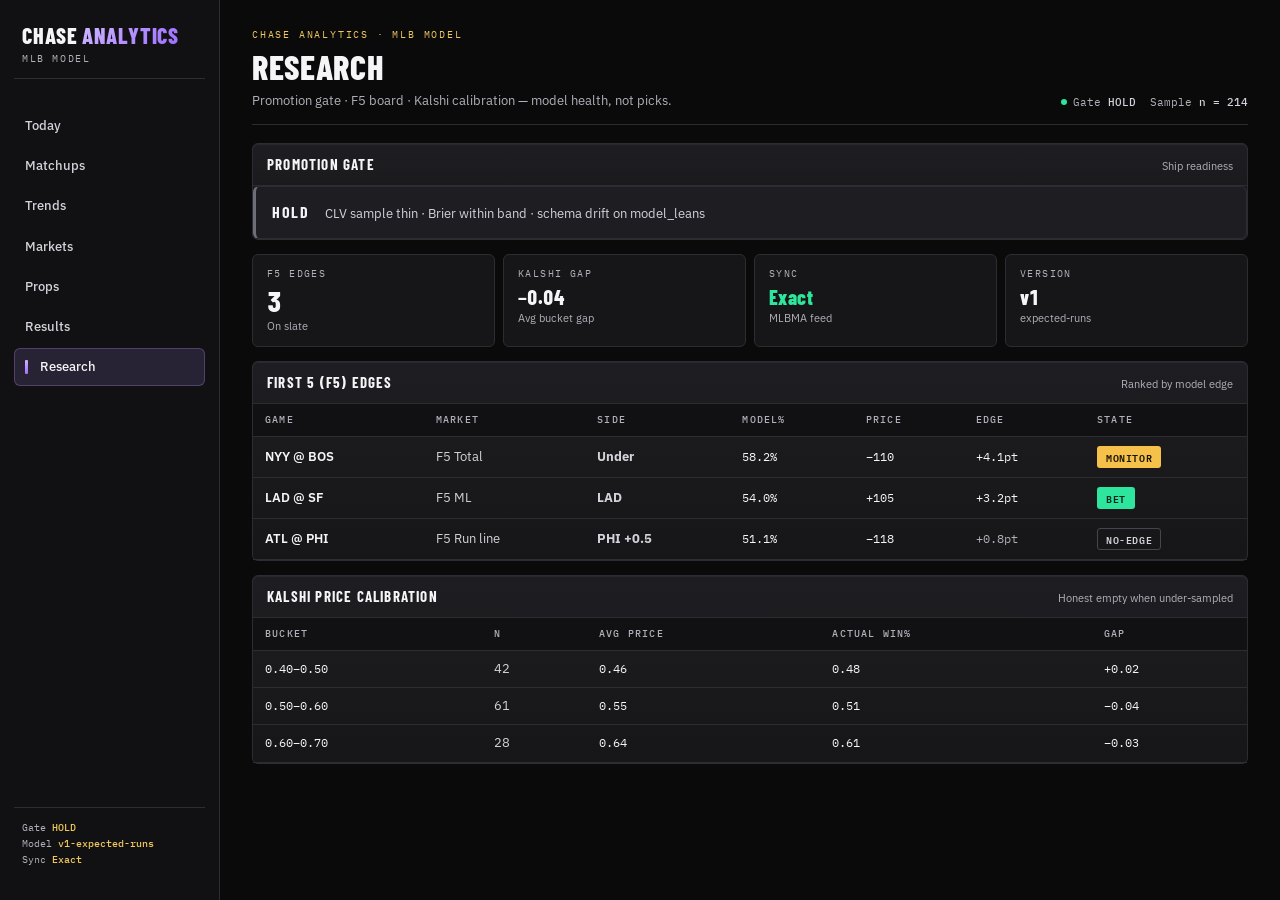
<file: docs/redesign/mockups/07_research.html>
<!DOCTYPE html>
<html lang="en">
<head>
  <meta charset="utf-8">
  <meta name="viewport" content="width=device-width, initial-scale=1">
  <title>Research — MLB Model Desk</title>
  <link rel="stylesheet" href="desk.css">
</head>
<body>
  <div class="app">
    <aside class="sidebar">
      <div class="brand">
        <div class="brand__mark">Chase <span>Analytics</span></div>
        <div class="brand__sub">MLB Model</div>
      </div>
      <nav class="nav">
        <a href="01_today.html">Today</a>
        <a href="02_matchup.html">Matchups</a>
        <a href="06_trends.html">Trends</a>
        <a href="03_markets.html">Markets</a>
        <a href="04_props.html">Props</a>
        <a href="05_results.html">Results</a>
        <a class="on" href="07_research.html">Research</a>
      </nav>
      <div class="nav__meta">
        Gate <b>HOLD</b><br>
        Model <b>v1-expected-runs</b><br>
        Sync <b>Exact</b>
      </div>
    </aside>
    <main class="main">
      <header class="pagehead">
        <div>
          <div class="pagehead__eyebrow">Chase Analytics · MLB Model</div>
          <h1>Research</h1>
          <p class="pagehead__sub">Promotion gate · F5 board · Kalshi calibration — model health, not picks.</p>
        </div>
        <div class="fresh">
          <div><span class="dot"></span>Gate <b>HOLD</b></div>
          <div>Sample <b>n = 214</b></div>
        </div>
      </header>

      <section class="panel mb">
        <div class="panel__head">
          <h2 class="panel__title">Promotion gate</h2>
          <span class="panel__note">Ship readiness</span>
        </div>
        <div class="vbar mut">
          <b>HOLD</b>
          <span>CLV sample thin · Brier within band · schema drift on model_leans</span>
        </div>
      </section>

      <div class="kpis">
        <div class="kpi"><div class="k">F5 edges</div><div class="v">3</div><div class="s">On slate</div></div>
        <div class="kpi"><div class="k">Kalshi gap</div><div class="v sm">−0.04</div><div class="s">Avg bucket gap</div></div>
        <div class="kpi"><div class="k">Sync</div><div class="v sm pos">Exact</div><div class="s">MLBMA feed</div></div>
        <div class="kpi"><div class="k">Version</div><div class="v sm">v1</div><div class="s">expected-runs</div></div>
      </div>

      <section class="panel">
        <div class="panel__head">
          <h2 class="panel__title">First 5 (F5) edges</h2>
          <span class="panel__note">Ranked by model edge</span>
        </div>
        <div class="table-wrap">
          <table class="desk">
            <thead>
              <tr><th>Game</th><th>Market</th><th>Side</th><th>Model%</th><th>Price</th><th>Edge</th><th>State</th></tr>
            </thead>
            <tbody>
              <tr>
                <td><span class="game">NYY @ BOS</span></td>
                <td>F5 Total</td>
                <td><b>Under</b></td>
                <td class="mono">58.2%</td>
                <td class="mono">−110</td>
                <td class="mono pos">+4.1pt</td>
                <td><span class="pill monitor">Monitor</span></td>
              </tr>
              <tr>
                <td><span class="game">LAD @ SF</span></td>
                <td>F5 ML</td>
                <td><b>LAD</b></td>
                <td class="mono">54.0%</td>
                <td class="mono">+105</td>
                <td class="mono pos">+3.2pt</td>
                <td><span class="pill bet">Bet</span></td>
              </tr>
              <tr>
                <td><span class="game">ATL @ PHI</span></td>
                <td>F5 Run line</td>
                <td><b>PHI +0.5</b></td>
                <td class="mono">51.1%</td>
                <td class="mono">−118</td>
                <td class="mono" style="color:var(--mut)">+0.8pt</td>
                <td><span class="pill none">No-edge</span></td>
              </tr>
            </tbody>
          </table>
        </div>
      </section>

      <section class="panel mt">
        <div class="panel__head">
          <h2 class="panel__title">Kalshi price calibration</h2>
          <span class="panel__note">Honest empty when under-sampled</span>
        </div>
        <div class="table-wrap">
          <table class="desk">
            <thead>
              <tr><th>Bucket</th><th>n</th><th>Avg price</th><th>Actual win%</th><th>Gap</th></tr>
            </thead>
            <tbody>
              <tr><td class="mono">0.40–0.50</td><td>42</td><td class="mono">0.46</td><td class="mono">0.48</td><td class="mono pos">+0.02</td></tr>
              <tr><td class="mono">0.50–0.60</td><td>61</td><td class="mono">0.55</td><td class="mono">0.51</td><td class="mono neg">−0.04</td></tr>
              <tr><td class="mono">0.60–0.70</td><td>28</td><td class="mono">0.64</td><td class="mono">0.61</td><td class="mono neg">−0.03</td></tr>
            </tbody>
          </table>
        </div>
      </section>
    </main>
  </div>
</body>
</html>
</file>
<file: docs/redesign/mockups/desk.css>
/* MLB Model — Terminal Desk mockup system */
@import url('https://fonts.googleapis.com/css2?family=Barlow+Condensed:wght@600;700;800&family=IBM+Plex+Mono:wght@400;500;600&family=IBM+Plex+Sans:wght@400;500;600;700&display=swap');

:root {
  /* Clean graphite desk · bright violet accent */
  --bg: #0A0A0B;
  --bg-raised: #111113;
  --panel: #161618;
  --panel-2: #1E1E22;
  --line: #2C2C33;
  --line-strong: #454552;
  --ink: #F5F5F7;
  --ink-2: #D2D2DA;
  --mut: #B0B0BA;
  --signal: #2EE59D;
  --watch: #F5C14A;
  --cut: #FF4D5E;
  --mute: #6E6E7A;
  --brand: #B794FF;
  --brand-deep: #9B6DFF;
  --brand-light: #D8C8FF;
  --v-grad: linear-gradient(135deg, #D0BAFF 0%, #B794FF 45%, #9B6DFF 100%);
  --gold: #F0C75E;
  --radius: 6px;
  --font-ui: "IBM Plex Sans", system-ui, sans-serif;
  --font-mono: "IBM Plex Mono", ui-monospace, monospace;
  --font-display: "Barlow Condensed", "IBM Plex Sans", sans-serif;
  --sidebar: 220px;
  --shadow: 0 12px 32px rgba(0, 0, 0, 0.5);
  --brand-soft: rgba(183, 148, 255, 0.14);
  --brand-glow: rgba(183, 148, 255, 0.28);
}

*, *::before, *::after { box-sizing: border-box; }
html { -webkit-font-smoothing: antialiased; }
body {
  margin: 0;
  min-height: 100vh;
  background: var(--bg);
  color: var(--ink);
  font: 400 14px/1.4 var(--font-ui);
}
a { color: var(--brand); text-decoration: none; }
a:hover { text-decoration: underline; }
button { font: inherit; cursor: pointer; }
table { border-collapse: collapse; width: 100%; }

/* ── App shell ── */
.app {
  display: grid;
  grid-template-columns: var(--sidebar) 1fr;
  min-height: 100vh;
}
.sidebar {
  position: sticky;
  top: 0;
  height: 100vh;
  background: var(--bg-raised);
  border-right: 1px solid var(--line);
  padding: 20px 14px;
  display: flex;
  flex-direction: column;
  gap: 28px;
}
.brand {
  padding: 4px 8px 12px;
  border-bottom: 1px solid var(--line);
}
.brand__mark {
  font-family: var(--font-display);
  font-weight: 800;
  font-size: 22px;
  letter-spacing: 0.04em;
  text-transform: uppercase;
  line-height: 1;
  color: var(--ink);
}
.brand__mark span {
  color: transparent;
  background: var(--v-grad);
  -webkit-background-clip: text;
  background-clip: text;
}
.brand__sub {
  margin-top: 6px;
  font-family: var(--font-mono);
  font-size: 10px;
  letter-spacing: 0.16em;
  text-transform: uppercase;
  color: var(--mut);
}
.nav { display: flex; flex-direction: column; gap: 2px; flex: 1; }
.nav a {
  display: flex;
  align-items: center;
  gap: 10px;
  padding: 9px 10px;
  border-radius: var(--radius);
  color: var(--ink-2);
  text-decoration: none;
  font-size: 13px;
  font-weight: 500;
  border: 1px solid transparent;
}
.nav a:hover { background: var(--panel); color: var(--ink); text-decoration: none; }
.nav a.on {
  background: var(--brand-soft);
  color: var(--ink);
  border-color: var(--brand-glow);
}
.nav a.on::before {
  content: "";
  width: 3px;
  height: 14px;
  background: var(--v-grad);
  border-radius: 1px;
  margin-right: 2px;
}
.nav__meta {
  margin-top: auto;
  padding: 12px 8px;
  border-top: 1px solid var(--line);
  font-family: var(--font-mono);
  font-size: 10px;
  color: var(--mut);
  line-height: 1.6;
}
.nav__meta b { color: var(--gold); font-weight: 500; }

.main {
  padding: 28px 32px 64px;
  max-width: 1280px;
}
.pagehead {
  display: flex;
  align-items: flex-end;
  justify-content: space-between;
  gap: 16px;
  margin-bottom: 18px;
  padding-bottom: 14px;
  border-bottom: 1px solid var(--line);
}
.pagehead h1 {
  margin: 0;
  font-family: var(--font-display);
  font-weight: 800;
  font-size: 34px;
  letter-spacing: 0.02em;
  text-transform: uppercase;
  line-height: 1;
}
.pagehead__eyebrow {
  font-family: var(--font-mono);
  font-size: 10px;
  letter-spacing: 0.18em;
  text-transform: uppercase;
  color: var(--gold);
  margin-bottom: 8px;
}
.pagehead__sub {
  margin: 8px 0 0;
  color: var(--mut);
  font-size: 13px;
  max-width: 520px;
}
.fresh {
  display: flex;
  flex-wrap: wrap;
  gap: 8px 14px;
  justify-content: flex-end;
  font-family: var(--font-mono);
  font-size: 11px;
  color: var(--mut);
  text-align: right;
}
.fresh b { color: var(--ink-2); font-weight: 500; }
.dot {
  display: inline-block;
  width: 6px;
  height: 6px;
  border-radius: 50%;
  background: var(--signal);
  margin-right: 6px;
  vertical-align: 1px;
}
.dot.warn { background: var(--watch); }
.dot.bad { background: var(--cut); }

/* ── Panels / KPI ── */
.panel {
  background: linear-gradient(180deg, var(--panel-2) 0%, var(--panel) 100%);
  border: 1px solid var(--line);
  border-radius: var(--radius);
  box-shadow: inset 0 1px 0 rgba(216, 200, 255, 0.06);
}
.panel__head {
  display: flex;
  align-items: baseline;
  justify-content: space-between;
  gap: 12px;
  padding: 10px 14px;
  border-bottom: 1px solid var(--line);
}
.panel__title {
  font-family: var(--font-display);
  font-weight: 700;
  font-size: 15px;
  letter-spacing: 0.08em;
  text-transform: uppercase;
  margin: 0;
}
.panel__note { font-size: 11px; color: var(--mut); }
.kpis {
  display: grid;
  grid-template-columns: repeat(4, 1fr);
  gap: 8px;
  margin-bottom: 14px;
}
.kpi {
  background: var(--panel);
  border: 1px solid var(--line);
  border-radius: var(--radius);
  padding: 12px 14px;
}
.kpi .k {
  font-family: var(--font-mono);
  font-size: 10px;
  letter-spacing: 0.14em;
  text-transform: uppercase;
  color: var(--mut);
}
.kpi .v {
  margin-top: 6px;
  font-family: var(--font-display);
  font-weight: 800;
  font-size: 28px;
  letter-spacing: 0.02em;
  line-height: 1;
  font-variant-numeric: tabular-nums;
}
.kpi .v.sm { font-size: 20px; }
.kpi .s { margin-top: 4px; font-size: 11px; color: var(--mut); }

/* ── Tables ── */
.table-wrap { overflow-x: auto; }
table.desk th,
table.desk td {
  padding: 9px 12px;
  text-align: left;
  border-bottom: 1px solid var(--line);
  white-space: nowrap;
  font-variant-numeric: tabular-nums;
}
table.desk th {
  font-family: var(--font-mono);
  font-size: 10px;
  font-weight: 500;
  letter-spacing: 0.12em;
  text-transform: uppercase;
  color: var(--mut);
  background: var(--bg-raised);
  position: sticky;
  top: 0;
}
table.desk td { font-size: 13px; color: var(--ink-2); }
table.desk td.mono,
table.desk .mono { font-family: var(--font-mono); font-size: 12px; color: var(--ink); }
table.desk tr:hover td { background: rgba(255, 255, 255, 0.02); }
table.desk tr.clickable { cursor: pointer; }
.game {
  display: inline-flex;
  align-items: center;
  gap: 8px;
  font-weight: 600;
  color: var(--ink);
}
.game .vs { color: var(--mut); font-weight: 400; font-size: 11px; }
.logo {
  width: 18px;
  height: 18px;
  border-radius: 50%;
  background: var(--panel-2);
  border: 1px solid var(--line-strong);
  display: inline-flex;
  align-items: center;
  justify-content: center;
  font-size: 8px;
  font-weight: 700;
  color: var(--ink-2);
}

/* ── Status pills ── */
.pill {
  display: inline-flex;
  align-items: center;
  gap: 5px;
  padding: 3px 8px;
  border-radius: 3px;
  font-family: var(--font-mono);
  font-size: 10px;
  font-weight: 600;
  letter-spacing: 0.06em;
  text-transform: uppercase;
  border: 1px solid transparent;
}
.pill.bet { color: #062417; background: var(--signal); }
.pill.monitor { color: #1a1405; background: var(--watch); }
.pill.avoid { color: #2a060a; background: var(--cut); }
.pill.none { color: var(--ink-2); background: transparent; border-color: var(--line-strong); }
.pill.live { color: var(--signal); background: rgba(46, 229, 157, 0.1); border-color: rgba(46, 229, 157, 0.35); }

.side { color: var(--brand-light); font-weight: 600; }
.pos { color: var(--signal); }
.neg { color: var(--cut); }
.warn { color: var(--watch); }

/* ── Symmetric matchup breakdown (A | label | H) ── */
.sym-board {
  display: grid;
  gap: 0;
  border: 1px solid var(--line);
  border-radius: var(--radius);
  overflow: hidden;
  background: var(--panel);
  margin-bottom: 12px;
}
.sym-hero {
  display: grid;
  grid-template-columns: 1fr minmax(110px, 140px) 1fr;
  align-items: stretch;
  border-bottom: 1px solid var(--line);
  background:
    linear-gradient(90deg, rgba(183, 148, 255, 0.10) 0%, transparent 42%, transparent 58%, rgba(183, 148, 255, 0.10) 100%),
    linear-gradient(180deg, var(--panel-2), var(--panel));
}
.sym-side {
  padding: 18px 20px;
  display: flex;
  flex-direction: column;
  gap: 10px;
  min-width: 0;
}
.sym-side.away { align-items: flex-end; text-align: right; }
.sym-side.home { align-items: flex-start; text-align: left; }
.sym-side__row {
  display: flex;
  align-items: center;
  gap: 12px;
}
.sym-side.away .sym-side__row { flex-direction: row-reverse; }
.sym-side__logo {
  width: 48px;
  height: 48px;
  border-radius: 50%;
  border: 1.5px solid rgba(183, 148, 255, 0.45);
  background: var(--bg-raised);
  display: flex;
  align-items: center;
  justify-content: center;
  font-family: var(--font-display);
  font-weight: 800;
  font-size: 15px;
  color: var(--brand-light);
  box-shadow: 0 0 20px rgba(124, 77, 255, 0.18);
  flex: 0 0 auto;
}
.sym-side__name {
  font-family: var(--font-display);
  font-weight: 800;
  font-size: 28px;
  letter-spacing: 0.04em;
  line-height: 1;
}
.sym-side__tag {
  font-family: var(--font-mono);
  font-size: 10px;
  letter-spacing: 0.14em;
  text-transform: uppercase;
  color: var(--mut);
}
.sym-side__sp {
  font-size: 12px;
  color: var(--ink-2);
  line-height: 1.45;
}
.sym-side__sp b { color: var(--ink); }
.sym-side__sp .mono { font-family: var(--font-mono); color: var(--mut); font-size: 11px; }
.sym-axis {
  display: flex;
  flex-direction: column;
  align-items: center;
  justify-content: center;
  gap: 8px;
  padding: 14px 8px;
  border-left: 1px solid var(--line);
  border-right: 1px solid var(--line);
  background: rgba(0, 0, 0, 0.28);
  text-align: center;
}
.sym-axis__vs {
  font-family: var(--font-display);
  font-weight: 800;
  font-size: 20px;
  letter-spacing: 0.16em;
  color: var(--brand-light);
}
.sym-axis__meta {
  font-family: var(--font-mono);
  font-size: 10px;
  color: var(--mut);
  line-height: 1.55;
}

.sym-rows { display: flex; flex-direction: column; }
.sym-row {
  display: grid;
  grid-template-columns: 1fr minmax(120px, 160px) 1fr;
  align-items: center;
  border-top: 1px solid var(--line);
  min-height: 44px;
}
.sym-row:first-child { border-top: 0; }
.sym-cell {
  padding: 10px 16px;
  font-family: var(--font-mono);
  font-size: 13px;
  font-weight: 600;
  color: var(--ink);
  font-variant-numeric: tabular-nums;
}
.sym-cell.away { text-align: right; }
.sym-cell.home { text-align: left; }
.sym-cell.win { color: var(--signal); }
.sym-cell.lose { color: var(--mut); }
.sym-label {
  padding: 8px 6px;
  text-align: center;
  font-family: var(--font-mono);
  font-size: 10px;
  font-weight: 500;
  letter-spacing: 0.12em;
  text-transform: uppercase;
  color: var(--mut);
  border-left: 1px solid var(--line);
  border-right: 1px solid var(--line);
  background: rgba(0, 0, 0, 0.22);
}
.sym-bar {
  display: grid;
  grid-template-columns: 1fr minmax(120px, 160px) 1fr;
  align-items: center;
  border-top: 1px solid var(--line);
  padding: 10px 0;
  background: rgba(183, 148, 255, 0.04);
}
.sym-bar__track {
  height: 6px;
  border-radius: 3px;
  background: rgba(255, 255, 255, 0.06);
  overflow: hidden;
  margin: 0 16px;
  position: relative;
}
.sym-bar__track.away .fill {
  float: right;
  height: 100%;
  background: var(--v-grad);
  border-radius: 3px;
}
.sym-bar__track.home .fill {
  float: left;
  height: 100%;
  background: var(--v-grad);
  border-radius: 3px;
}
.sym-factors {
  display: grid;
  grid-template-columns: 1fr 1fr;
  gap: 0;
  border-top: 1px solid var(--line);
}
.sym-factors > div {
  padding: 12px 16px 14px;
}
.sym-factors > div:first-child {
  border-right: 1px solid var(--line);
  text-align: right;
}
.sym-factors__title {
  font-family: var(--font-mono);
  font-size: 10px;
  letter-spacing: 0.14em;
  text-transform: uppercase;
  color: var(--brand-light);
  margin-bottom: 8px;
}
.sym-factors li {
  list-style: none;
  margin: 0 0 6px;
  padding: 0;
  font-size: 12px;
  color: var(--ink-2);
}
.sym-factors ul { margin: 0; padding: 0; }
.sym-factors li b { color: var(--ink); font-weight: 600; }

/* ── Layout helpers ── */
.cols { display: grid; grid-template-columns: 1.55fr 0.9fr; gap: 12px; align-items: start; }
.cols-3 { display: grid; grid-template-columns: repeat(3, 1fr); gap: 10px; }
.stack { display: flex; flex-direction: column; gap: 12px; }
.mt { margin-top: 14px; }
.mb { margin-bottom: 14px; }

.list {
  list-style: none;
  margin: 0;
  padding: 0;
  display: flex;
  flex-direction: column;
  gap: 10px;
}
.list li {
  font-size: 13px;
  color: var(--ink-2);
  line-height: 1.45;
  padding-bottom: 10px;
  border-bottom: 1px solid var(--line);
}
.list li:last-child { border-bottom: 0; padding-bottom: 0; }
.list .pill { margin-right: 8px; vertical-align: middle; }

.vbar {
  display: flex;
  flex-wrap: wrap;
  gap: 10px 16px;
  align-items: baseline;
  padding: 14px 16px;
  border: 1px solid var(--line);
  border-radius: var(--radius);
  background: var(--panel-2);
}
.vbar.pos { border-left: 3px solid var(--signal); }
.vbar.warnc, .vbar.monitor { border-left: 3px solid var(--watch); }
.vbar.neg, .vbar.avoid { border-left: 3px solid var(--cut); }
.vbar.mut { border-left: 3px solid var(--mute); }
.vbar b {
  font-family: var(--font-display);
  letter-spacing: 0.1em;
  text-transform: uppercase;
  font-size: 16px;
}
.vbar span { color: var(--ink-2); font-size: 13px; }

.pagehead select,
select.select {
  min-width: 200px;
  background: var(--panel-2);
  color: var(--ink);
  border: 1px solid var(--line-strong);
  border-radius: var(--radius);
  padding: 10px 38px 10px 14px;
  font: 600 13px var(--font-ui);
  cursor: pointer;
  appearance: none;
  background-image: url("data:image/svg+xml;utf8,<svg xmlns='http://www.w3.org/2000/svg' width='12' height='8' viewBox='0 0 12 8'><path d='M1 1.5 6 6.5 11 1.5' fill='none' stroke='%239A6BFF' stroke-width='2' stroke-linecap='round'/></svg>");
  background-repeat: no-repeat;
  background-position: right 14px center;
}

/* ── Verdict ── */
.verdict {
  display: grid;
  grid-template-columns: auto 1fr auto;
  gap: 16px;
  align-items: center;
  padding: 14px 16px;
  background: var(--panel-2);
  border: 1px solid var(--line-strong);
  border-radius: var(--radius);
  margin-bottom: 12px;
}
.verdict.monitor { border-left: 3px solid var(--watch); }
.verdict.bet { border-left: 3px solid var(--signal); }
.verdict.avoid { border-left: 3px solid var(--cut); }
.verdict__state { display: flex; flex-direction: column; gap: 4px; }
.verdict__label {
  font-family: var(--font-display);
  font-weight: 800;
  font-size: 28px;
  letter-spacing: 0.04em;
  line-height: 1;
}
.verdict.monitor .verdict__label { color: var(--watch); }
.verdict.bet .verdict__label { color: var(--signal); }
.verdict.avoid .verdict__label { color: var(--cut); }
.verdict__mkt { font-family: var(--font-mono); font-size: 12px; color: var(--ink-2); }
.verdict__stats {
  display: flex;
  flex-wrap: wrap;
  gap: 18px;
}
.verdict__stats div .k {
  font-family: var(--font-mono);
  font-size: 10px;
  color: var(--mut);
  letter-spacing: 0.1em;
}
.verdict__stats div .v {
  font-family: var(--font-mono);
  font-size: 15px;
  font-weight: 600;
  color: var(--ink);
  margin-top: 2px;
}
.verdict__meta { text-align: right; font-size: 11px; color: var(--mut); line-height: 1.5; }

/* ── Matchup hero ── */
.match-hero {
  display: grid;
  grid-template-columns: 1fr auto 1fr;
  gap: 12px;
  align-items: center;
  padding: 16px;
  margin-bottom: 12px;
}
.team {
  display: flex;
  align-items: center;
  gap: 12px;
}
.team.home { justify-content: flex-end; text-align: right; flex-direction: row-reverse; }
.team__logo {
  width: 44px;
  height: 44px;
  border-radius: 50%;
  border: 1px solid var(--line-strong);
  background: var(--panel-2);
  display: flex;
  align-items: center;
  justify-content: center;
  font-family: var(--font-display);
  font-weight: 800;
  font-size: 14px;
}
.team__name {
  font-family: var(--font-display);
  font-weight: 800;
  font-size: 26px;
  letter-spacing: 0.03em;
  line-height: 1;
}
.team__sp { margin-top: 4px; font-size: 12px; color: var(--ink-2); }
.team__sp b { color: var(--ink); font-weight: 600; }
.team__sp .mono { font-family: var(--font-mono); color: var(--mut); }
.match-mid {
  text-align: center;
  padding: 0 10px;
  min-width: 120px;
}
.match-mid .at {
  font-family: var(--font-display);
  font-weight: 700;
  font-size: 18px;
  color: var(--mut);
  letter-spacing: 0.12em;
}
.match-mid .meta {
  margin-top: 6px;
  font-family: var(--font-mono);
  font-size: 10px;
  color: var(--mut);
  line-height: 1.6;
}

.kpi-row {
  display: grid;
  grid-template-columns: repeat(8, 1fr);
  gap: 6px;
  margin-bottom: 12px;
}
.kpi-row .kpi { padding: 10px 10px; }
.kpi-row .kpi .v { font-size: 18px; }

.tabs {
  display: flex;
  gap: 0;
  border-bottom: 1px solid var(--line);
  margin-bottom: 0;
  padding: 0 8px;
}
.tabs button {
  background: none;
  border: 0;
  border-bottom: 2px solid transparent;
  color: var(--mut);
  padding: 10px 14px;
  font-size: 12px;
  font-weight: 600;
  letter-spacing: 0.06em;
  text-transform: uppercase;
}
.tabs button.on {
  color: var(--ink);
  border-bottom-color: var(--signal);
}
.tabs button:hover { color: var(--ink); }

.lean-list { list-style: none; margin: 0; padding: 0; }
.lean-list li {
  display: grid;
  grid-template-columns: 28px 1fr auto;
  gap: 10px;
  align-items: center;
  padding: 10px 14px;
  border-bottom: 1px solid var(--line);
}
.lean-list li:last-child { border-bottom: 0; }
.lean-list .rank {
  font-family: var(--font-mono);
  font-size: 11px;
  color: var(--mut);
}
.lean-list .name { font-weight: 600; color: var(--ink); }
.lean-list .sub { font-size: 11px; color: var(--mut); margin-top: 2px; }
.lean-list .stat {
  font-family: var(--font-mono);
  font-size: 12px;
  text-align: right;
}
.lean-list .stat b { display: block; color: var(--signal); font-size: 14px; }

.factor-row {
  display: grid;
  grid-template-columns: 1.2fr 0.6fr 0.8fr;
  gap: 8px;
  padding: 9px 14px;
  border-bottom: 1px solid var(--line);
  font-size: 12px;
}
.factor-row:last-child { border-bottom: 0; }
.factor-row .k { color: var(--mut); }
.factor-row .who { font-weight: 600; color: var(--brand); }
.factor-row .mkt { font-family: var(--font-mono); color: var(--ink-2); }

.select {
  background: var(--bg-raised);
  color: var(--ink);
  border: 1px solid var(--line-strong);
  border-radius: var(--radius);
  padding: 8px 12px;
  font: 500 13px var(--font-ui);
  min-width: 200px;
}

.footer-note {
  margin-top: 28px;
  padding-top: 16px;
  border-top: 1px solid var(--line);
  font-size: 11px;
  color: var(--mut);
  line-height: 1.6;
  max-width: 720px;
}

/* Hub */
.hub-hero {
  padding: 28px 0 20px;
  border-bottom: 1px solid var(--line);
  margin-bottom: 24px;
}
.hub-hero h1 {
  font-family: var(--font-display);
  font-size: 42px;
  font-weight: 800;
  letter-spacing: 0.02em;
  text-transform: uppercase;
  margin: 0 0 10px;
  line-height: 1;
}
.hub-hero p { color: var(--ink-2); max-width: 560px; margin: 0; font-size: 15px; line-height: 1.5; }
.hub-grid {
  display: grid;
  grid-template-columns: repeat(3, 1fr);
  gap: 10px;
}
.hub-card {
  display: block;
  padding: 18px 16px;
  background: var(--panel);
  border: 1px solid var(--line);
  border-radius: var(--radius);
  color: inherit;
  text-decoration: none;
  transition: border-color 0.15s ease, transform 0.15s ease;
}
.hub-card:hover {
  border-color: var(--line-strong);
  transform: translateY(-1px);
  text-decoration: none;
  color: inherit;
}
.hub-card .n {
  font-family: var(--font-mono);
  font-size: 10px;
  color: var(--gold);
  letter-spacing: 0.14em;
}
.hub-card h2 {
  margin: 8px 0 6px;
  font-family: var(--font-display);
  font-size: 22px;
  font-weight: 800;
  letter-spacing: 0.04em;
  text-transform: uppercase;
}
.hub-card p { margin: 0; font-size: 12px; color: var(--mut); line-height: 1.45; }

@media (max-width: 1100px) {
  .kpis { grid-template-columns: repeat(2, 1fr); }
  .kpi-row { grid-template-columns: repeat(4, 1fr); }
  .cols { grid-template-columns: 1fr; }
  .hub-grid { grid-template-columns: 1fr 1fr; }
}
@media (max-width: 860px) {
  .app { grid-template-columns: 1fr; }
  .sidebar {
    position: relative;
    height: auto;
    border-right: 0;
    border-bottom: 1px solid var(--line);
  }
  .nav { flex-direction: row; flex-wrap: wrap; }
  .nav a.on::before { display: none; }
  .main { padding: 20px 16px 48px; }
  .match-hero { grid-template-columns: 1fr; text-align: center; }
  .team, .team.home { justify-content: center; flex-direction: column; text-align: center; }
  .verdict { grid-template-columns: 1fr; }
  .verdict__meta { text-align: left; }
  .hub-grid { grid-template-columns: 1fr; }
  .sym-hero,
  .sym-row,
  .sym-bar {
    grid-template-columns: 1fr 72px 1fr;
  }
  .sym-side { padding: 14px 10px; }
  .sym-side__name { font-size: 22px; }
  .sym-side__logo { width: 40px; height: 40px; font-size: 12px; }
  .sym-cell { padding: 10px 8px; font-size: 12px; }
  .sym-factors { grid-template-columns: 1fr; }
  .sym-factors > div:first-child {
    border-right: 0;
    border-bottom: 1px solid var(--line);
    text-align: left;
  }
}
</file>
